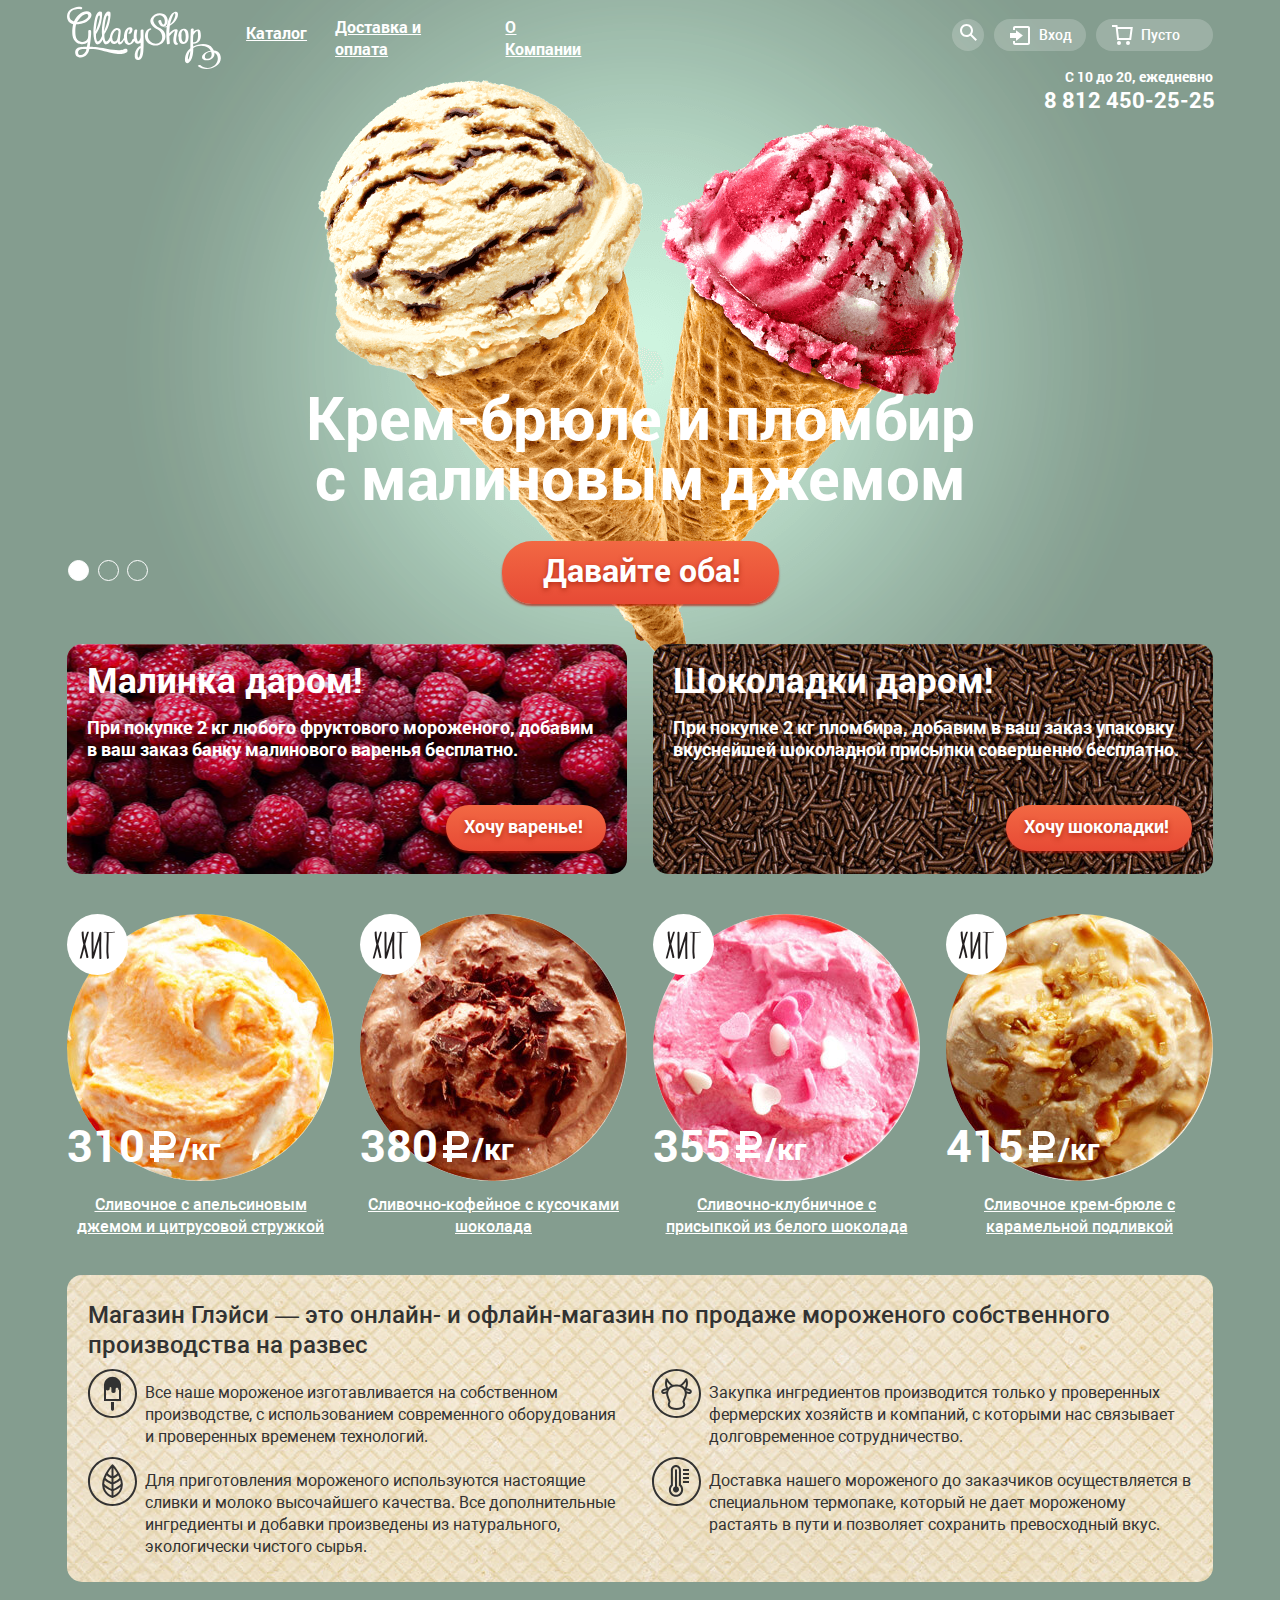
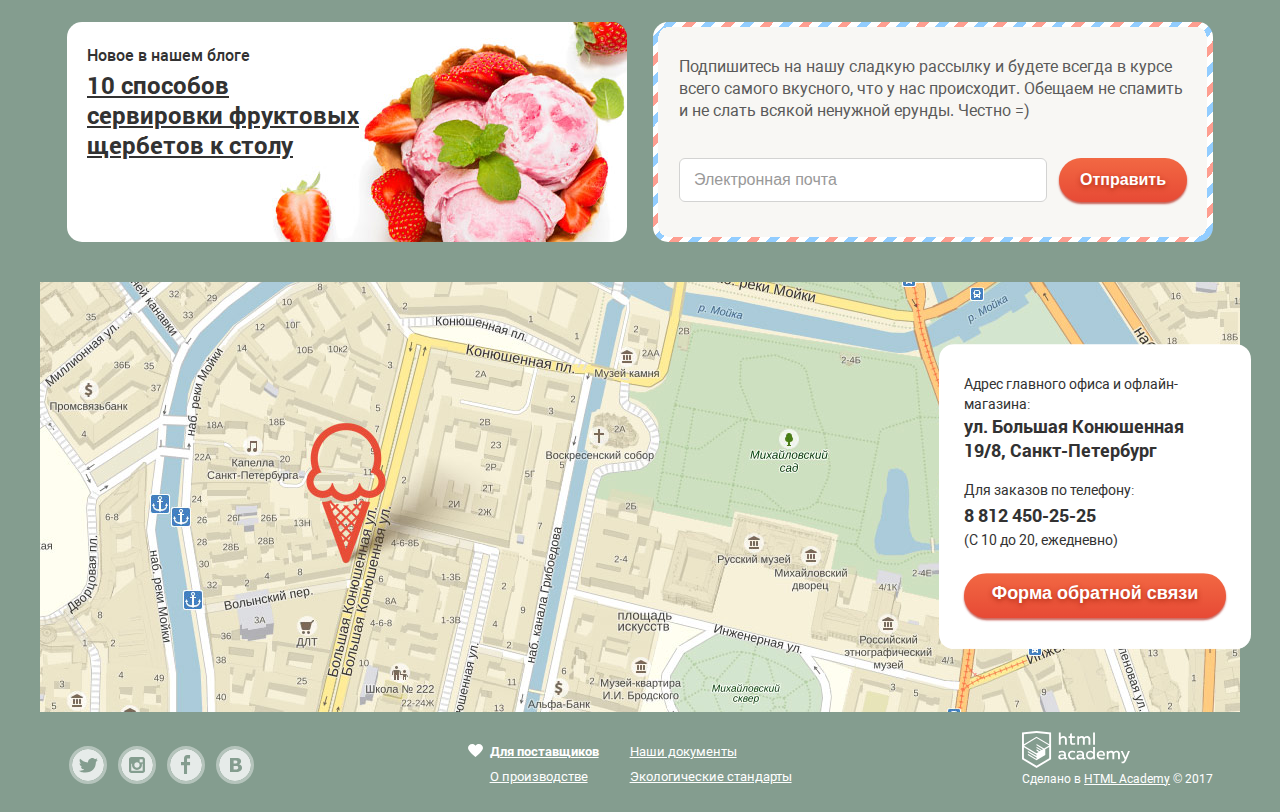
<file: index.html>
<!DOCTYPE html>
<html lang="ru">
	<head>
		<meta charset="utf-8">
		<title>HTML Academy: Глейси</title>
    <link rel="stylesheet" href="css/normalize.css">
    <link rel="stylesheet" href="css/styles.min.css">
	</head>
	<body>
    <!-- Переключатель слайдера (будет доработан) -->
    <!-- Лишние классы добавлены исключительно для критерия Д6 -->
    <input type="radio" name="slide-dot" class="visually-hidden slide-toggle-1" id="toggle-slide-1" checked>
    <input type="radio" name="slide-dot" class="visually-hidden slide-toggle-2" id="toggle-slide-2">
    <input type="radio" name="slide-dot" class="visually-hidden slide-toggle-3" id="toggle-slide-3">
    <!-- Обёртка для изменения цвета страницы-->
    <div class="wrapper">
		  <!-- Начало шапки сайта -->
  		<header class="page-header">
        <div class="container">
    			<h1 class="visually-hidden">Главная страница магазина «Глейси»</h1>
    			<!-- Основная навигация -->
          <div class="main-nav-wrapper">
            <img src="img/header-logo.svg" alt="Логотип магазина «Глейси»" class="header-logo" width="154" height="63">
      			<nav class="main-navigation">
      				<ul class="main-navigation-list">
      					<li class="topper topper-catalog" tabindex="0">
      						<a class="catalog-link" href="catalog.html">Каталог</a>
      						<ul class="drop-down-list">
      							<li><a class="drop-down-header" href="#">Новинки</a></li>
      							<li><a href="catalog.html">Сливочное</a></li>
      							<li><a href="#">Щербеты</a></li>
      							<li><a href="#">Фруктовый лёд</a></li>
      							<li><a href="#">Мелорин</a></li>
      						</ul>
      					</li>
      					<li class="topper"><a href="#">Доставка и оплата</a></li>
      					<li class="topper"><a href="#">О Компании</a></li>
      				</ul>
      				<!-- Пользовательская навигация -->
      				<ul class="side-navigation-list">
      					<!-- Поиск -->
                <li class="search">
                  <button type="button" aria-label="Кнопка поиска" class="search-icon-button">
                    <svg version="1.1" xmlns="http://www.w3.org/2000/svg" xmlns:xlink="http://www.w3.org/1999/xlink" x="0px" y="0px" width="17px"
                       height="17px" viewBox="0 0 17 17" enable-background="new 0 0 17 17" xml:space="preserve">
                      <path class="nav-icon" d="M16.958,15.527L11.75,10.32C12.533,9.247,13,7.93,13,6.5C13,2.91,10.09,0,6.5,0S0,2.91,0,6.5
                        S2.91,13,6.5,13c1.438,0,2.763-0.473,3.839-1.263l5.205,5.204L16.958,15.527z M6.5,11C4.019,11,2,8.981,2,6.5S4.019,2,6.5,2
                        S11,4.019,11,6.5S8.981,11,6.5,11z"/>
                    </svg>
                  </button>
                  <div class="search-form-wrapper">
                    <form class="search-form" action="https://echo.htmlacademy.ru" method="get">
                      <label class="visually-hidden" for="search-text-field">Поиск</label>
                      <input type="text" class="form-text-field" id="search-text-field" name="search-text" placeholder="Что ищем?">
                    </form>
                  </div>
                </li>
      					<!-- Форма логина -->
      					<li class="login">
      						<a href="#" class="login-link">
                  <svg version="1.1" xmlns="http://www.w3.org/2000/svg" xmlns:xlink="http://www.w3.org/1999/xlink" x="0px" y="0px"
                     width="21px" height="19px" viewBox="0 0 21 19" enable-background="new 0 0 21 19" xml:space="preserve">
                    <g>
                      <polygon class="nav-icon" points="6,14.875 12.917,9.5 6,4.125 6,7.042 -0.042,7.042 -0.042,11.959 6,11.959   "/>
                      <path class="nav-icon" d="M18,0H5C3.9,0,3,0.9,3,2v2h2V2h13v15H5v-2H3v2c0,1.1,0.9,2,2,2h13c1.1,0,2-0.9,2-2V2C20,0.9,19.1,0,18,0z"
                        />
                    </g>
                  </svg>
                  Вход
                  </a>
                  <div class="login-form-wrapper">
                    <form class="login-form" action="https://echo.htmlacademy.ru" method="post">
                      <label for="log-email" class="visually-hidden">Ваша электронная почта для логина</label>
                      <input type="email" class="form-text-field" id="log-email" name="email" placeholder="Электронная почта" required>

                      <label for="log-password" class="visually-hidden">Ваш пароль для логина</label>
                    	<input type="password" id="log-password" class="form-text-field" name="password" placeholder="Пароль" required>
                      <div class="button-and-link-wrapper">
                        <input class="button" type="submit" value="Войти">
                        <div class="login-form-link-wrapper">
                          <a class="login-form-link" href="#">Забыли пароль?</a>
                          <a class="login-form-link" href="#">Регистрация</a>
                        </div>
                      </div>
                    </form>
                  </div>
      					</li>
      					<!-- Корзина -->
      					<li class="cart-empty">
      						<a href="#" class="cart-link" aria-label="Корзина">
                    <svg version="1.1" xmlns="http://www.w3.org/2000/svg" xmlns:xlink="http://www.w3.org/1999/xlink" x="0px" y="0px"
                       width="21px" height="20px" viewBox="0 0 21 20" enable-background="new 0 0 21 20" xml:space="preserve">
                      <g>
                        <path class="nav-icon" d="M5.657,2.031L5.422,0H0v2h3.64l1.5,13h13.988l1.699-12.969H5.657z M17.372,13H6.922L5.888,4.031h12.66
                          L17.372,13z"/>
                        <circle class="nav-icon" cx="6.984" cy="18" r="2"/>
                        <circle class="nav-icon" cx="15.984" cy="18" r="2"/>
                      </g>
                    </svg>
                    Пусто
                  </a>
      					</li>
      				</ul>
      			</nav>
          </div>
    			<!-- Номер телефона -->
          <p class="phone-number">
            <b class="visually-hidden">Наш номер телефона:</b>
            С 10 до 20, ежедневно
            <span class="number-itself">8 812 450-25-25</span>
          </p>
        </div>
  		</header>
  		<!-- Конец шапки сайта -->
  		<!-- Начало основной части контента -->
  		<main>
        <!-- Слайдер -->
        <div class="container">
          <section class="slider">
            <ul class="slider-dots">
              <li>
                <label for="toggle-slide-1" class="slider-dot"></label>
              </li>

              <li>
                <label for="toggle-slide-2" class="slider-dot"></label>
              </li>

              <li>
                <label for="toggle-slide-3" class="slider-dot"></label>
              </li>

            </ul>

            <h2 class="visually-hidden">Слайдер главной страницы</h2>
            <div class="slide slide-1">
              <h3 class="visually-hidden">Первый слайд</h3>
              <b class="slide-description">Крем-брюле и пломбир с малиновым джемом</b>
              <a href="#" class="button">Давайте оба!</a>
            </div>
            <div class="slide slide-2">
              <h3 class="visually-hidden">Второй слайд</h3>
              <b class="slide-description">Шоколадный пломбир и лимонный сорбет</b>
              <a href="#" class="button">Давайте оба!</a>
            </div>
            <div class="slide slide-3">
              <h3 class="visually-hidden">Третий слайд</h3>
              <b class="slide-description">Пломбир с помадкой и клубничный щербет</b>
              <a href="#" class="button">Давайте оба!</a>
            </div>
          </section>
  			</div>
        <!-- Блок с промо-ниформацией -->
        <section class="promo-info">
          <h2 class="visually-hidden">У нас акция!</h2>
          <div class="container">
      			<section class="banner free-raspberries">
      				<h2 class="section-title">Малинка даром!</h2>
      				<p>При покупке 2 кг любого фруктового мороженого, добавим в ваш заказ банку малинового варенья бесплатно.</p>
      				<a href="#" class="button">Хочу варенье!</a>
      			</section>

      			<section class="banner free-chocolate">
      				<h2 class="section-title">Шоколадки даром!</h2>
      				<p>При покупке 2 кг пломбира, добавим в ваш заказ упаковку вкуснейшей шоколадной присыпки совершенно бесплатно.</p>
      				<a href="#" class="button">Хочу шоколадки!</a>
      			</section>
          </div>
        </section>
  			<!-- Блок популярных товаров -->
        <div class="container">
    			<section class="popular-items">
    				<h2 class="visually-hidden">Популярные товары</h2>
    				<ul class="popular-items-list items-list">
    					<li>
                <a class="item-wrapper" href="#">
                  <div class="image-wrapper-relative">
      						  <img width="267" height="267" src="img/icecreams/icecream-1.jpg" alt="Фото сливочного мороженого с апельсиновым джемом и цитрусовой стружкой">
                    <p class="price">310<span class="weight">/кг</span></p>
                  </div>

      						<p class="icecream-name">Сливочное с апельсиновым джемом и цитрусовой стружкой</p>
                  <span class="button">Быстрый просмотр</span>
                </a>
    					</li>
    					<li>
                <a class="item-wrapper" href="#">
                  <div class="image-wrapper-relative">
      						  <img width="267" height="267" src="img/icecreams/icecream-2.jpg" alt="Фото сливочного мороженого с кусочками шоколада">
                    <p class="price">380<span class="weight">/кг</span></p>
                  </div>

      						<p class="icecream-name">Сливочно-кофейное с кусочками шоколада</p>
                  <span class="button">Быстрый просмотр</span>
                </a>
    					</li>
    					<li>
                <a class="item-wrapper" href="#">
                  <div class="image-wrapper-relative">
      						  <img width="267" height="267" src="img/icecreams/icecream-3.jpg" alt="Фото сливочно-клубничного мороженого с присыпкой из белого шоколада">
                    <p class="price">355<span class="weight">/кг</span></p>
                  </div>

      						<p class="icecream-name">Сливочно-клубничное с присыпкой из белого шоколада</p>
                  <span class="button">Быстрый просмотр</span>
                </a>
    					</li>
    					<li>
                <a class="item-wrapper" href="#">
                  <div class="image-wrapper-relative">
      						  <img width="267" height="267" src="img/icecreams/icecream-4.jpg" alt="Фото сливочного крем-брюле с карамельной подливкой">
                    <p class="price">415<span class="weight">/кг</span></p>
                  </div>

      						<p class="icecream-name">Сливочное крем-брюле с карамельной подливкой</p>
                  <span class="button">Быстрый просмотр</span>
                </a>
    					</li>
    				</ul>
    			</section>
        </div>
  			<!-- Блок преимуществ -->
        <div class="container">
    			<section class="features">
    				<h2 class="visually-hidden">Наши преимущества</h2>
    				<b class="shop-description">Магазин Глэйси — это онлайн- и офлайн-магазин по продаже мороженого собственного производства на развес</b>
    				<ul class="features-list">
    					<li class="feature-item">
    						<p class="icecream-feature">
                  <span class="feature-text">Все наше мороженое изготавливается на собственном производстве, с использованием современного оборудования и проверенных временем технологий.</span>
                </p>
    					</li>
    					<li class="feature-item">
    						<p class="cow-feature">
                  <span class="feature-text">Закупка ингредиентов  производится только у проверенных фермерских хозяйств и компаний, с которыми нас связывает долговременное сотрудничество.</span>
                </p>
    					</li>
    					<li class="feature-item">
    						<p class="leaf-feature">
                  <span class="feature-text">Для приготовления мороженого используются настоящие сливки и молоко высочайшего качества. Все дополнительные ингредиенты и добавки произведены из натурального, экологически чистого сырья.</span>
                </p>
    					</li>
    					<li class="feature-item">
    						<p class="thermometer-feature">
                  <span class="feature-text">Доставка нашего мороженого до заказчиков осуществляется в специальном термопаке, который не дает мороженому растаять в пути и позволяет сохранить превосходный вкус.</span>
                  </p>
    					</li>
    				</ul>
    			</section>
        </div>

        <div class="article-dispath-wrapper">
          <div class="container">

            <!-- Статья -->

      			<article class="serving-ways-article">
      				<h2 class="blog-title">Новое в нашем блоге</h2>
      				<a href="#" class="article-title">10 способов сервировки фруктовых щербетов к столу</a>
      			</article>

      			<!-- Рассылка -->

      			<section class="dispath">
      				<h2 class="visually-hidden">Подписка на рассылку</h2>
      				<p class="dispath-description">Подпишитесь на нашу сладкую рассылку и будете всегда в курсе всего самого вкусного, что у нас происходит. Обещаем не спамить и не слать всякой ненужной ерунды. Честно =)</p>
      				<form action="https://echo.htmlacademy.ru" class="dispath-form" method="post">
      					<input type="email" class="form-text-field" name="dispath-email" placeholder="Электронная почта">
      					<input class="button" type="submit" value="Отправить">
      				</form>
      			</section>
          </div>
  			</div>
        <!-- Карта -->
  			<section class="map">
  				<h2 class="visually-hidden">Как нас найти?</h2>
  				<!-- Здесь будет карта -->
          <iframe class="map-frame" src="https://www.google.com/maps/embed?pb=!1m18!1m12!1m3!1d1998.5991043651568!2d30.32089461614341!3d59.938794181876276!2m3!1f0!2f0!3f0!3m2!1i1024!2i768!4f13.1!3m3!1m2!1s0x4696310fca5ba729%3A0xea9c53d4493c879f!2z0JHQvtC70YzRiNCw0Y8g0JrQvtC90Y7RiNC10L3QvdCw0Y8g0YPQuy4sIDE5LCDQodCw0L3QutGCLdCf0LXRgtC10YDQsdGD0YDQsywgMTkxMTg2!5e0!3m2!1sru!2sru!4v1512221379646" allowfullscreen></iframe>
  				<section class="adress-descr">
  					<h2 class="visually-hidden">Наши контакты</h2>
  					<p class="adress">
  						Адрес главного офиса и офлайн-магазина:
  						<span>
  							ул. Большая Конюшенная
  							19/8, Санкт-Петербург
  						</span>
  					</p>
  					<p class="phone-order">
  						Для заказов по телефону:
  						<span class="phone-number map-number">8 812 450-25-25</span>
  						(С 10 до 20, ежедневно)
  					</p>
            <button type="button" class="button popup-form-button">Форма обратной связи</button>
  				</section>
  			</section>
  		</main>
  		<!-- Конец основной части контента -->
  		<!-- Начало подвала сайта -->
  		<footer class="page-footer">
  			<!-- Социальный блок -->
        <div class="container">
          <h3 class="visually-hidden">Список социальных ссылок</h3>
    			<ul class="social-list">
    				<li>
              <a href="#" class="tw" aria-label="Твиттер">
                <svg class="social-icon" version="1.1" xmlns="http://www.w3.org/2000/svg" xmlns:xlink="http://www.w3.org/1999/xlink" x="0px" y="0px" width="32px"
                 height="32px" viewBox="0 0 32 32" enable-background="new 0 0 32 32" xml:space="preserve">
                  <g>
                    <path class="social-icon-fill" d="M16,0C7.164,0,0,7.164,0,16c0,8.837,7.164,16,16,16c8.837,0,16-7.163,16-16C32,7.164,24.837,0,16,0z
                       M23.944,12.809c-0.251,6.516-3.463,10.832-10.992,10.702c-0.14,0-0.205,0-0.233,0c-0.015,0-0.021,0-0.021,0
                      c-0.029,0-0.094,0-0.232,0c-0.447,0-4.543-0.443-5.344-1.823c2.479,0.19,4.247-0.406,5.12-1.136
                      c-1.048-0.289-2.923-0.461-3.251-2.848c0.384,0.104,0.618,0.221,1.299,0.113c-1.307-0.824-2.758-1.519-2.679-3.643
                      c0.311,0.317,1.164,0.518,1.46,0.457c-0.768-0.233-2.149-3.244-0.974-4.781c1.984,1.79,4.075,3.482,7.804,3.643
                      c0.227-2.214,1.24-3.699,3.168-4.325c1.84-0.479,3.255,0.26,3.901,1.138c0.737-0.224,1.453-0.466,2.193-0.685
                      c-0.004,0.833-0.569,1.463-0.935,1.709c0.747,0.165,1.423-0.475,1.423-0.475C25.467,11.818,24.557,12.58,23.944,12.809z"/>
                  </g>
                </svg>
              </a>
            </li>

    				<li>
              <a href="#" class="in" aria-label="Инстаграм">
                <svg class="social-icon" version="1.1" xmlns="http://www.w3.org/2000/svg" xmlns:xlink="http://www.w3.org/1999/xlink" x="0px" y="0px"
                   width="32px" height="32px" viewBox="0 0 32 32" enable-background="new 0 0 32 32" xml:space="preserve">
                  <g>
                    <path class="social-icon-fill" d="M20.916,16c0,2.728-2.211,4.938-4.938,4.938S11.039,18.728,11.039,16c0-0.394,0.051-0.773,0.138-1.14
                      h-0.897v6.838h11.396V14.86h-0.897C20.865,15.227,20.916,15.606,20.916,16z"/>
                    <path class="social-icon-fill" d="M15.978,18.659c1.466,0,2.659-1.193,2.659-2.659s-1.193-2.659-2.659-2.659
                      c-1.466,0-2.659,1.193-2.659,2.659S14.511,18.659,15.978,18.659z"/>
                    <rect x="18.637" y="10.302" class="social-icon-fill" width="3.039" height="3.039"/>
                    <path class="social-icon-fill" d="M16,0C7.164,0,0,7.164,0,16c0,8.837,7.164,16,16,16c8.837,0,16-7.163,16-16C32,7.164,24.837,0,16,0z
                       M23.955,21.698c0,1.254-1.025,2.279-2.279,2.279H10.279C9.026,23.978,8,22.952,8,21.698V10.302c0-1.253,1.026-2.279,2.279-2.279
                      h11.396c1.254,0,2.279,1.026,2.279,2.279V21.698z"/>
                  </g>
                </svg>
              </a>
            </li>

            <li>
              <a href="#" class="fb" aria-label="Фейсбук">
                <svg class="social-icon" version="1.1" xmlns="http://www.w3.org/2000/svg" xmlns:xlink="http://www.w3.org/1999/xlink" x="0px" y="0px"
                   width="32px" height="32px" viewBox="0 0 32 32" enable-background="new 0 0 32 32" xml:space="preserve">
                  <path class="social-icon-fill" d="M16,0C7.164,0,0,7.163,0,16s7.164,16,16,16c8.837,0,16-7.164,16-16S24.837,0,16,0z M20.062,9.455h-3.021
                    v3.444h3.021v3.445h-3.021v8.61h-3.021v-8.61H11v-3.445h3.021V9.455c0-1.902,1.353-3.445,3.021-3.445h3.021V9.455z"/>
                </svg>
              </a>
            </li>

            <li>
              <a href="#" class="vk" aria-label="Вконтакте">
                <svg class="social-icon" version="1.1" xmlns="http://www.w3.org/2000/svg" xmlns:xlink="http://www.w3.org/1999/xlink" x="0px" y="0px"
                   width="32px" height="32px" viewBox="0 0 32 32" enable-background="new 0 0 32 32" xml:space="preserve">
                  <g>
                    <path class="social-icon-fill" d="M16.637,14.495c0.402-0.019,0.719-0.082,0.951-0.188c0.326-0.145,0.54-0.33,0.641-0.559
                      c0.101-0.229,0.15-0.496,0.15-0.797c0-0.232-0.058-0.465-0.174-0.697c-0.116-0.232-0.322-0.405-0.617-0.517
                      c-0.264-0.1-0.592-0.155-0.984-0.165c-0.392-0.009-0.943-0.014-1.652-0.014h-0.339v2.965h0.565
                      C15.749,14.523,16.235,14.514,16.637,14.495z"/>
                    <path class="social-icon-fill" d="M18.118,17.084c-0.282-0.081-0.672-0.125-1.166-0.132c-0.494-0.006-1.012-0.009-1.55-0.009h-0.79v3.493
                      h0.264c1.014,0,1.74-0.003,2.18-0.009c0.438-0.007,0.843-0.088,1.212-0.245c0.377-0.157,0.633-0.364,0.774-0.625
                      s0.214-0.562,0.214-0.9c0-0.446-0.088-0.788-0.261-1.03C18.825,17.386,18.531,17.204,18.118,17.084z"/>
                    <path class="social-icon-fill" d="M16,0C7.164,0,0,7.164,0,16c0,8.837,7.164,16,16,16c8.837,0,16-7.163,16-16C32,7.164,24.837,0,16,0z
                       M22.602,20.531c-0.273,0.533-0.646,0.976-1.124,1.327c-0.552,0.415-1.161,0.71-1.823,0.886s-1.501,0.264-2.519,0.264h-6.121V8.987
                      h5.443c1.13,0,1.957,0.038,2.48,0.113c0.524,0.076,1.045,0.242,1.561,0.5c0.533,0.27,0.929,0.632,1.189,1.087
                      c0.26,0.455,0.392,0.975,0.392,1.558c0,0.678-0.179,1.278-0.536,1.795c-0.358,0.518-0.863,0.92-1.517,1.208v0.075
                      c0.917,0.182,1.642,0.559,2.179,1.13c0.537,0.571,0.807,1.325,0.807,2.261C23.013,19.392,22.875,19.997,22.602,20.531z"/>
                  </g>
                </svg>
              </a>
            </li>
    			</ul>
    			<!-- Блок для поставщиков -->
          <h3 class="visually-hidden">Для поставщиков</h3>
    			<ul class="for-providers-list">
    				<li><a class="for-providers-link" href="#">Для поставщиков</a></li>
    				<li><a href="#">О производстве</a></li>
            <li><a href="#">Наши документы</a></li>
    				<li><a href="#">Экологические стандарты</a></li>
    			</ul>
    			<!-- Копирайт -->
    			<div class="copyright-wrapper">
    				<h3 class="visually-hidden">Копирайт</h3>
            <a href="https://htmlacademy.ru/intensive/htmlcss"><img src="img/logo-htmlacademy.svg" width="108" height="39" alt="Логотип Html Academy"></a>
    				<span class="copyright-text">Сделано в <a href="https://htmlacademy.ru/intensive/htmlcss">HTML Academy</a> © 2017</span>
    			</div>
        </div>
  		</footer>
  		<!-- Конец подвала сайта -->
  		<!-- Разметка попапа -->
      <div class="backdrop-shadow"></div>
  		<section class="popup feedback-form-wrapper visually-hidden">
        <h2 class="visually-hidden">Форма обратной связи</h2>
  			<b>Мы обязательно вам ответим!</b>
  			<form class="feedback-form" action="https://echo.htmlacademy.ru" method="post">
          <label for="form-fullname" class="visually-hidden">Ваше имя:</label>
  				<input type="text" class="feedback-input form-text-field" id="form-fullname" name="fullname" placeholder="Как вас зовут?">

          <label for="form-email" class="visually-hidden">Ваша электронная почта:</label>
  				<input type="email" class="feedback-input form-text-field" name="email" id="form-email" placeholder="Ваша почта для ответа?">

          <label for="form-text" class="visually-hidden">Ваше сообщение:</label>
  				<textarea name="feedback-text" class="form-text-field" id="form-text" placeholder="Напишите что-нибудь..."></textarea>
  				<input type="submit" class="button" value="Отправить">
  			  <button type="button" class="popup-close">Закрыть</button>
        </form>
  		</section>
    </div>
    <script src="js/script.min.js"></script>
	</body>
</html>
</file>
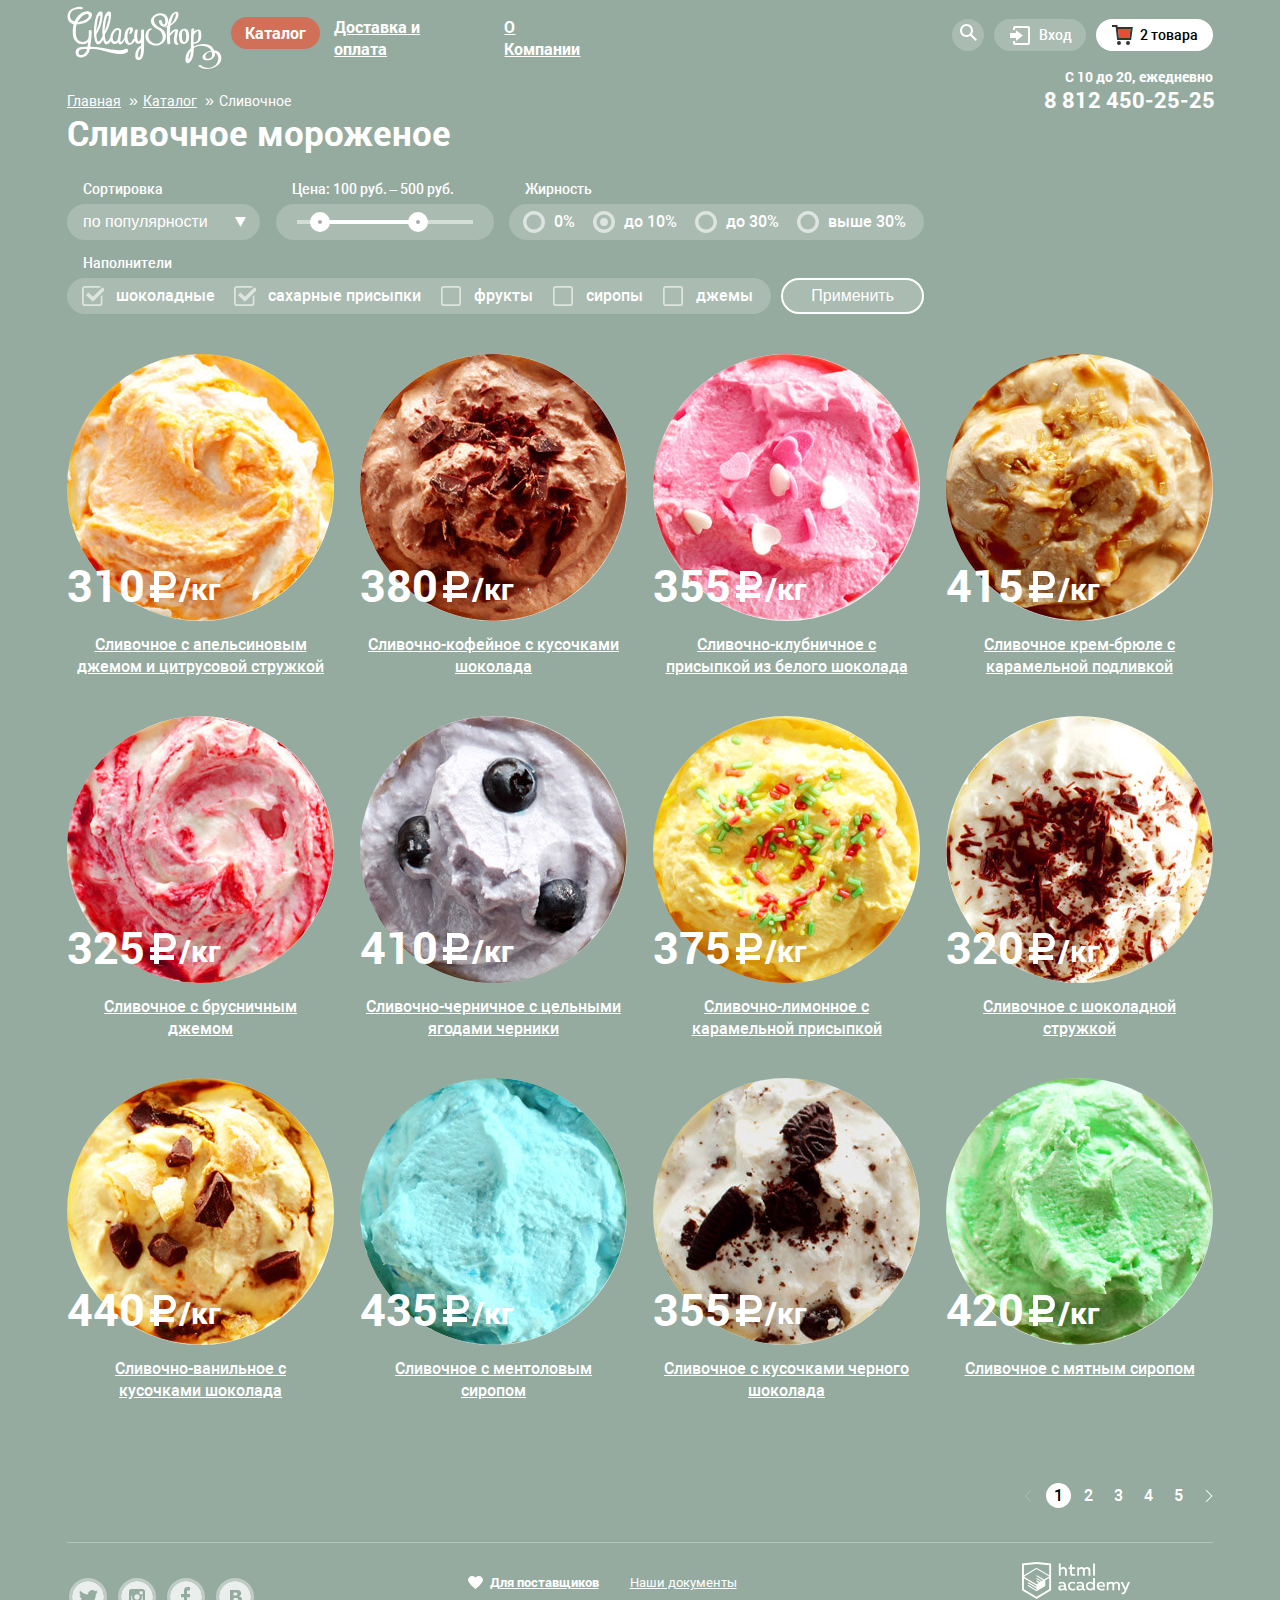
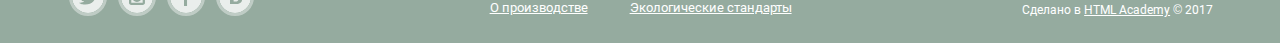
<file: catalog.html>
<!DOCTYPE html>
<html lang="ru">
  <head>
    <meta charset="utf-8">
    <title>HTML Academy: Глейси</title>
    <link rel="stylesheet" href="css/normalize.css">
    <link rel="stylesheet" href="css/styles.min.css">
  </head>
  <body class="catalog-body">
    <!-- Начало шапки сайта -->
    <header class="page-header catalog-header">
      <div class="container">
        <!-- Основная навигация -->
        <div class="main-nav-wrapper">
          <a href="index.html">
            <img src="img/header-logo.svg" alt="Логотип магазина «Глейси»" class="header-logo" width="154" height="63">
          </a>
          <nav class="main-navigation">
            <ul class="main-navigation-list">
              <li class="topper topper-catalog">
                <a class="main-nav-current" href="catalog.html">Каталог</a>
                <ul class="drop-down-list">
                  <li class="drop-down-header"><a href="#">Новинки</a></li>
                  <li class="current-pos"><a href="catalog.html">Сливочное</a></li>
                  <li><a href="#">Щербеты</a></li>
                  <li><a href="#">Фруктовый лёд</a></li>
                  <li><a href="#">Мелорин</a></li>
                </ul>
              </li>
              <li class="topper"><a href="#">Доставка и оплата</a></li>
              <li class="topper"><a href="#">О Компании</a></li>
            </ul>
            <!-- Пользовательская навигация -->
            <ul class="side-navigation-list">
              <!-- Поиск -->
              <li class="search">
                <button type="button" aria-label="Кнопка поиска" class="search-icon-button">
                  <svg version="1.1" xmlns="http://www.w3.org/2000/svg" xmlns:xlink="http://www.w3.org/1999/xlink" x="0px" y="0px" width="17px"
                     height="17px" viewBox="0 0 17 17" enable-background="new 0 0 17 17" xml:space="preserve">
                    <path class="nav-icon" d="M16.958,15.527L11.75,10.32C12.533,9.247,13,7.93,13,6.5C13,2.91,10.09,0,6.5,0S0,2.91,0,6.5
                      S2.91,13,6.5,13c1.438,0,2.763-0.473,3.839-1.263l5.205,5.204L16.958,15.527z M6.5,11C4.019,11,2,8.981,2,6.5S4.019,2,6.5,2
                      S11,4.019,11,6.5S8.981,11,6.5,11z"/>
                  </svg>
                </button>
                <div class="search-form-wrapper">
                  <form class="search-form" action="https://echo.htmlacademy.ru" method="get">
                    <label class="visually-hidden" for="search-text-field">Поиск</label>
                    <input type="text"  id="search-text-field" class="form-text-field" name="search-text" placeholder="Что ищем?">
                  </form>
                </div>
              </li>
              <!-- Форма логина -->
              <li class="login">
                <a href="#" class="login-link">
                <svg version="1.1" xmlns="http://www.w3.org/2000/svg" xmlns:xlink="http://www.w3.org/1999/xlink" x="0px" y="0px"
                   width="21px" height="19px" viewBox="0 0 21 19" enable-background="new 0 0 21 19" xml:space="preserve">
                  <g>
                    <polygon class="nav-icon" points="6,14.875 12.917,9.5 6,4.125 6,7.042 -0.042,7.042 -0.042,11.959 6,11.959   "/>
                    <path class="nav-icon" d="M18,0H5C3.9,0,3,0.9,3,2v2h2V2h13v15H5v-2H3v2c0,1.1,0.9,2,2,2h13c1.1,0,2-0.9,2-2V2C20,0.9,19.1,0,18,0z"
                      />
                  </g>
                </svg>
                Вход
                </a>
                <div class="login-form-wrapper">
                  <form class="login-form" action="https://echo.htmlacademy.ru" method="post">
                    <label for="log-email" class="visually-hidden">Ваша электронная почта для логина</label>
                    <input type="email" class="form-text-field" id="log-email" name="email" placeholder="Электронная почта">

                    <label for="log-password"  class="visually-hidden">Ваш пароль для логина</label>
                    <input type="password" class="form-text-field" id="log-password" name="password" placeholder="Пароль">
                    <div class="button-and-link-wrapper">
                      <input class="button" type="submit" value="Войти">
                      <div class="login-form-link-wrapper">
                        <a class="login-form-link" href="#">Забыли пароль?</a>
                        <a class="login-form-link" href="#">Регистрация</a>
                      </div>
                    </div>
                  </form>
                </div>
              </li>
              <!-- Корзина -->
              <li class="cart">
                <a href="#" class="cart-link" aria-label="Корзина">2 товара</a>
                <section class="cart-wrapper">
                  <h2 class="visually-hidden">В вашей корзине есть:</h2>
                  <div class="cart-item-description">
                    <div class="cart-item-wrapper orange-jam">
                      <button type="button" class="delete-item-button" aria-label="Удалить."></button>

                      <img class="table-image" src="img/min-icecreams/icecream-1.min.jpg" width="33" height="33" alt="Пломбир с апельсиновым джемом">

                      <span class="table-item-name">Пломбир с апельсиновым джемом</span>

                      <p class="table-item-weight">1,5 кг х <span class="cart-item-price">200 руб.</span></p>

                      <span class="table-item-price">300 руб.</span>
                    </div>

                    <div class="cart-item-wrapper strawberry-white-chocolate">
                      <button type="button" class="delete-item-button" aria-label="Удалить."></button>

                      <img class="table-image" src="img/min-icecreams/icecream-3.min.jpg" width="33" height="33" alt="Клубничный пломбир">

                      <span class="table-item-name">Клубничный пломбир с присыпкой из белого шоколада</span>

                      <p class="table-item-weight">1,5 кг х <span class="cart-item-price">300 руб.</span></p>

                      <span class="table-item-price">450 руб.</span>
                    </div>

                  </div>
                  <hr class="cart-underline">
                  <span class="cart-price">Итого: 750 руб.</span>
                  <a href="#" class="button">Оформить заказ</a>
                </section>
              </li>
            </ul>
          </nav>
        </div>
        <!-- Навигация по сайту -->
        <ul class="breadcrumbs" aria-label="Навигация по сайту">
          <li><a class="crumb" href="index.html">Главная</a></li>
          <li><a class="crumb" href="#">Каталог</a></li>
          <li class="breadcrumps-current"><span>Сливочное</span></li>
        </ul>
        <!-- Номер телефона -->
        <p class="phone-number">
          <b class="visually-hidden">Наш номер телефона:</b>
          С 10 до 20, ежедневно
          <span class="number-itself">8 812 450-25-25</span>
        </p>
      </div>
    </header>
    <!-- Конец шапки сайта -->
    <!-- Начало основной части контента -->
    <main>
      <div class="container">
        <h1 class="catalog-title">Сливочное мороженое</h1>
        <!-- Фильтры -->
        <section class="filters">
          <h2 class="visually-hidden">Фильтры мороженого</h2>
          <!-- Форма фильтров -->
          <form class="sorting-form" action="https://echo.htmlacademy.ru" method="get">
            <!-- Сортировка -->
            <div class="selection-drop-wrapper">
              <label for="selection-drop">Сортировка</label>
              <select id="selection-drop" class="selection" name="sort">
                <option value="by-popularity">по популярности</option>
                <option value="cheap-first">сначала недорогие</option>
                <option value="expensive-first">сначала дорогие</option>
                <option value="by-fat-content">по жирности</option>
              </select>
            </div>
            <!-- Бегунок по цене -->
            <div class="radio-wrapper">
              <label>Цена: 100 руб. – 500 руб.</label>
              <div class="radio-substrate">
                <div class="main-line">
                  <div class="selected-line">
                    <div class="left-slider"></div>
                    <div class="right-slider"></div>
                  </div>
                </div>
              </div>
            </div>
            <!-- Выбор жирности -->
            <div class="sort-fat-wrapper">
              <h3>Жирность</h3>

              <div class="sort-field fat">
                <label>
                  <input class="visually-hidden" type="radio" name="fat-content" value="0">
                  <span>0%</span>
                </label>
                <label>
                  <input class="visually-hidden" type="radio" name="fat-content" value="10" checked>
                  <span>до 10%</span>
                </label>
                <label>
                  <input class="visually-hidden" type="radio" name="fat-content" value="30">
                  <span>до 30%</span>
                </label>
                <label>
                  <input class="visually-hidden" type="radio" name="fat-content" value="30+">
                  <span>выше 30%</span>
                </label>
              </div>

            </div>
              <!-- Выбор наполнителей -->
            <div class="sort-stuffing-wrapper">
              <h3>Наполнители</h3>

              <div class="sort-field stuffing">
                <label>
                  <input class="visually-hidden" type="checkbox" name="chocolate" checked>
                  <span>шоколадные</span>
                </label>
                <label>
                  <input class="visually-hidden" type="checkbox" name="sugar" checked>
                  <span>cахарные присыпки</span>
                </label>
                <label>
                  <input class="visually-hidden" type="checkbox" name="fruits">
                  <span>фрукты</span>
                </label>
                <label>
                  <input class="visually-hidden" type="checkbox" name="syrups">
                  <span>cиропы</span>
                </label>
                <label>
                  <input class="visually-hidden" type="checkbox" name="jams">
                  <span>джемы</span>
                </label>
              </div>
            </div>

            <!-- Кнопка отправки формы -->
            <input type="submit" value="Применить" aria-label="Кнопка отправки формы" class="filter-submit">
          </form>
        </section>
      </div>
      <!-- Список товаров -->
      <section class="items">
        <h2 class="visually-hidden">Ассортимент мороженого</h2>
        <!-- Список с ассортиментом -->
        <div class="container">
          <ul class="items-list">
            <li>
              <a href="#" class="item-wrapper">
                <div class="image-wrapper-relative">
                  <img width="267" height="267" src="img/icecreams/icecream-1.jpg" alt="">
                  <p class="price">310<span class="weight">/кг</span></p>
                </div>

                <p class="icecream-name">Сливочное с апельсиновым джемом и цитрусовой стружкой</p>
                <span class="button">Быстрый просмотр</span>
              </a>
            </li>
            <li>
              <a href="#" class="item-wrapper">
                <div class="image-wrapper-relative">
                  <img width="267" height="267" src="img/icecreams/icecream-2.jpg" alt="">
                  <p class="price">380<span class="weight">/кг</span></p>
                </div>

                <p class="icecream-name">Сливочно-кофейное с кусочками шоколада</p>
                <span class="button">Быстрый просмотр</span>
              </a>
            </li>
            <li>
              <a href="#" class="item-wrapper">
                <div class="image-wrapper-relative">
                  <img width="267" height="267" src="img/icecreams/icecream-3.jpg" alt="">
                  <p class="price">355<span class="weight">/кг</span></p>
                </div>

                <p class="icecream-name">Сливочно-клубничное с присыпкой из белого шоколада</p>
                <span class="button">Быстрый просмотр</span>
              </a>
            </li>
            <li>
              <a href="#" class="item-wrapper">
                <div class="image-wrapper-relative">
                  <img width="267" height="267" src="img/icecreams/icecream-4.jpg" alt="">
                  <p class="price">415<span class="weight">/кг</span></p>
                </div>

                <p class="icecream-name">Сливочное крем-брюле с карамельной подливкой</p>
                <span class="button">Быстрый просмотр</span>
              </a>
            </li>
            <li>
              <a href="#" class="item-wrapper">
                <div class="image-wrapper-relative">
                  <img width="267" height="267" src="img/icecreams/icecream-5.jpg" alt="">
                  <p class="price">325<span class="weight">/кг</span></p>
                </div>

                <p class="icecream-name">Сливочное с брусничным джемом</p>
                <span class="button">Быстрый просмотр</span>
              </a>
            </li>
            <li>
              <a href="#" class="item-wrapper">
                <div class="image-wrapper-relative">
                  <img width="267" height="267" src="img/icecreams/icecream-6.jpg" alt="">
                  <p class="price">410<span class="weight">/кг</span></p>
                </div>

                <p class="icecream-name">Сливочно-черничное с цельными ягодами черники</p>
                <span class="button">Быстрый просмотр</span>
              </a>
            </li>
            <li>
              <a href="#" class="item-wrapper">
                <div class="image-wrapper-relative">
                  <img width="267" height="267" src="img/icecreams/icecream-7.jpg" alt="">
                  <p class="price">375<span class="weight">/кг</span></p>
                </div>

                <p class="icecream-name">Сливочно-лимонное с карамельной присыпкой</p>
                <span class="button">Быстрый просмотр</span>
              </a>
            </li>
            <li>
              <a href="#" class="item-wrapper">
                <div class="image-wrapper-relative">
                  <img width="267" height="267" src="img/icecreams/icecream-8.jpg" alt="">
                  <p class="price">320<span class="weight">/кг</span></p>
                </div>

                <p class="icecream-name">Сливочное с шоколадной стружкой</p>
                <span class="button">Быстрый просмотр</span>
              </a>
            </li>
            <li>
              <a href="#" class="item-wrapper">
                <div class="image-wrapper-relative">
                  <img width="267" height="267" src="img/icecreams/icecream-9.jpg" alt="">
                  <p class="price">440<span class="weight">/кг</span></p>
                </div>

                <p class="icecream-name">Сливочно-ванильное с кусочками шоколада</p>
                <span class="button">Быстрый просмотр</span>
              </a>
            </li>
            <li>
              <a href="#" class="item-wrapper">
                <div class="image-wrapper-relative">
                  <img width="267" height="267" src="img/icecreams/icecream-10.jpg" alt="">
                  <p class="price">435<span class="weight">/кг</span></p>
                </div>

                <p class="icecream-name">Сливочноe с ментоловым сиропом</p>
                <span class="button">Быстрый просмотр</span>
              </a>
            </li>
            <li>
              <a href="#" class="item-wrapper">
                <div class="image-wrapper-relative">
                  <img width="267" height="267" src="img/icecreams/icecream-11.jpg" alt="">
                  <p class="price">355<span class="weight">/кг</span></p>
                </div>

                <p class="icecream-name">Сливочное с кусочками черного шоколада</p>
                <span class="button">Быстрый просмотр</span>
              </a>
            </li>
            <li>
              <a href="#" class="item-wrapper">
                <div class="image-wrapper-relative">
                  <img width="267" height="267" src="img/icecreams/icecream-12.jpg" alt="">
                  <p class="price">420<span class="weight">/кг</span></p>
                </div>

                <p class="icecream-name">Сливочное с мятным сиропом</p>
                <span class="button">Быстрый просмотр</span>
              </a>
            </li>
          </ul>
          <!-- Пагинация -->
          <ul class="pagination" aria-label="Переключение страниц с мороженым">
            <li class="crazy-thing pagination-arrow-deadend pagination-prev">
            </li>
            <li class="pagination-item pagination-item-current"><a href="#">1</a></li>
            <li class="pagination-item"><a href="#">2</a></li>
            <li class="pagination-item"><a href="#">3</a></li>
            <li class="pagination-item"><a href="#">4</a></li>
            <li class="pagination-item"><a href="#">5</a></li>
            <li class="pagination-next"><a href="#"></a></li>
          </ul>
          </div>
      </section>
    </main>
    <!-- Конец основной чсти контента -->
    <!-- Начало подвала -->
    <footer class="page-footer catalog-footer">

      <div class="container">
        <h3 class="visually-hidden">Список социальных ссылок</h3>
        <!-- Социальный блок -->
        <ul class="social-list">
          <li>
            <a href="#" class="tw" aria-label="Твиттер">
              <svg class="social-icon" version="1.1" xmlns="http://www.w3.org/2000/svg" xmlns:xlink="http://www.w3.org/1999/xlink" x="0px" y="0px" width="32px"
               height="32px" viewBox="0 0 32 32" enable-background="new 0 0 32 32" xml:space="preserve">
                <g>
                  <path class="social-icon-fill" d="M16,0C7.164,0,0,7.164,0,16c0,8.837,7.164,16,16,16c8.837,0,16-7.163,16-16C32,7.164,24.837,0,16,0z
                     M23.944,12.809c-0.251,6.516-3.463,10.832-10.992,10.702c-0.14,0-0.205,0-0.233,0c-0.015,0-0.021,0-0.021,0
                    c-0.029,0-0.094,0-0.232,0c-0.447,0-4.543-0.443-5.344-1.823c2.479,0.19,4.247-0.406,5.12-1.136
                    c-1.048-0.289-2.923-0.461-3.251-2.848c0.384,0.104,0.618,0.221,1.299,0.113c-1.307-0.824-2.758-1.519-2.679-3.643
                    c0.311,0.317,1.164,0.518,1.46,0.457c-0.768-0.233-2.149-3.244-0.974-4.781c1.984,1.79,4.075,3.482,7.804,3.643
                    c0.227-2.214,1.24-3.699,3.168-4.325c1.84-0.479,3.255,0.26,3.901,1.138c0.737-0.224,1.453-0.466,2.193-0.685
                    c-0.004,0.833-0.569,1.463-0.935,1.709c0.747,0.165,1.423-0.475,1.423-0.475C25.467,11.818,24.557,12.58,23.944,12.809z"/>
                </g>
              </svg>
            </a>
          </li>

          <li>
            <a href="#" class="in" aria-label="Инстаграм">
              <svg class="social-icon" version="1.1" xmlns="http://www.w3.org/2000/svg" xmlns:xlink="http://www.w3.org/1999/xlink" x="0px" y="0px"
                 width="32px" height="32px" viewBox="0 0 32 32" enable-background="new 0 0 32 32" xml:space="preserve">
                <g>
                  <path class="social-icon-fill" d="M20.916,16c0,2.728-2.211,4.938-4.938,4.938S11.039,18.728,11.039,16c0-0.394,0.051-0.773,0.138-1.14
                    h-0.897v6.838h11.396V14.86h-0.897C20.865,15.227,20.916,15.606,20.916,16z"/>
                  <path class="social-icon-fill" d="M15.978,18.659c1.466,0,2.659-1.193,2.659-2.659s-1.193-2.659-2.659-2.659
                    c-1.466,0-2.659,1.193-2.659,2.659S14.511,18.659,15.978,18.659z"/>
                  <rect x="18.637" y="10.302" class="social-icon-fill" width="3.039" height="3.039"/>
                  <path class="social-icon-fill" d="M16,0C7.164,0,0,7.164,0,16c0,8.837,7.164,16,16,16c8.837,0,16-7.163,16-16C32,7.164,24.837,0,16,0z
                     M23.955,21.698c0,1.254-1.025,2.279-2.279,2.279H10.279C9.026,23.978,8,22.952,8,21.698V10.302c0-1.253,1.026-2.279,2.279-2.279
                    h11.396c1.254,0,2.279,1.026,2.279,2.279V21.698z"/>
                </g>
              </svg>
            </a>
          </li>

          <li>
            <a href="#" class="fb" aria-label="Фейсбук">
              <svg class="social-icon" version="1.1" xmlns="http://www.w3.org/2000/svg" xmlns:xlink="http://www.w3.org/1999/xlink" x="0px" y="0px"
                 width="32px" height="32px" viewBox="0 0 32 32" enable-background="new 0 0 32 32" xml:space="preserve">
                <path class="social-icon-fill" d="M16,0C7.164,0,0,7.163,0,16s7.164,16,16,16c8.837,0,16-7.164,16-16S24.837,0,16,0z M20.062,9.455h-3.021
                  v3.444h3.021v3.445h-3.021v8.61h-3.021v-8.61H11v-3.445h3.021V9.455c0-1.902,1.353-3.445,3.021-3.445h3.021V9.455z"/>
              </svg>
            </a>
          </li>

          <li>
            <a href="#" class="vk" aria-label="Вконтакте">
              <svg class="social-icon" version="1.1" xmlns="http://www.w3.org/2000/svg" xmlns:xlink="http://www.w3.org/1999/xlink" x="0px" y="0px"
                 width="32px" height="32px" viewBox="0 0 32 32" enable-background="new 0 0 32 32" xml:space="preserve">
                <g>
                  <path class="social-icon-fill" d="M16.637,14.495c0.402-0.019,0.719-0.082,0.951-0.188c0.326-0.145,0.54-0.33,0.641-0.559
                    c0.101-0.229,0.15-0.496,0.15-0.797c0-0.232-0.058-0.465-0.174-0.697c-0.116-0.232-0.322-0.405-0.617-0.517
                    c-0.264-0.1-0.592-0.155-0.984-0.165c-0.392-0.009-0.943-0.014-1.652-0.014h-0.339v2.965h0.565
                    C15.749,14.523,16.235,14.514,16.637,14.495z"/>
                  <path class="social-icon-fill" d="M18.118,17.084c-0.282-0.081-0.672-0.125-1.166-0.132c-0.494-0.006-1.012-0.009-1.55-0.009h-0.79v3.493
                    h0.264c1.014,0,1.74-0.003,2.18-0.009c0.438-0.007,0.843-0.088,1.212-0.245c0.377-0.157,0.633-0.364,0.774-0.625
                    s0.214-0.562,0.214-0.9c0-0.446-0.088-0.788-0.261-1.03C18.825,17.386,18.531,17.204,18.118,17.084z"/>
                  <path class="social-icon-fill" d="M16,0C7.164,0,0,7.164,0,16c0,8.837,7.164,16,16,16c8.837,0,16-7.163,16-16C32,7.164,24.837,0,16,0z
                     M22.602,20.531c-0.273,0.533-0.646,0.976-1.124,1.327c-0.552,0.415-1.161,0.71-1.823,0.886s-1.501,0.264-2.519,0.264h-6.121V8.987
                    h5.443c1.13,0,1.957,0.038,2.48,0.113c0.524,0.076,1.045,0.242,1.561,0.5c0.533,0.27,0.929,0.632,1.189,1.087
                    c0.26,0.455,0.392,0.975,0.392,1.558c0,0.678-0.179,1.278-0.536,1.795c-0.358,0.518-0.863,0.92-1.517,1.208v0.075
                    c0.917,0.182,1.642,0.559,2.179,1.13c0.537,0.571,0.807,1.325,0.807,2.261C23.013,19.392,22.875,19.997,22.602,20.531z"/>
                </g>
              </svg>
            </a>
          </li>
        </ul>
        <!-- Блок для поставщиков -->
        <h3 class="visually-hidden">Для поставщиков</h3>
        <ul class="for-providers-list">
          <li><a class="for-providers-link" href="#">Для поставщиков</a></li>
          <li><a href="#">О производстве</a></li>
          <li><a href="#">Наши документы</a></li>
          <li><a href="#">Экологические стандарты</a></li>
        </ul>
        <!-- Копирайт -->
        <div class="copyright-wrapper">
          <h3 class="visually-hidden">Копирайт</h3>
          <a href="https://htmlacademy.ru/intensive/htmlcss"><img src="img/logo-htmlacademy.svg" width="108" height="39" alt="Логотип Html Academy"></a>
          <span class="copyright-text">Сделано в <a href="https://htmlacademy.ru/intensive/htmlcss">HTML Academy</a> © 2017</span>
        </div>
      </div>
    </footer>
    <!-- Конец подвала -->
  </body>
</html>
</file>
<file: css/styles.min.css>
@font-face{font-family:'Roboto';src:url(../fonts/roboto.woff2) format('woff2'),url(../fonts/roboto.woff) format('woff');font-weight:400;font-style:normal}@font-face{font-family:'Roboto';src:url(../fonts/robotomedium.woff2) format('woff2'),url(../fonts/robotomedium.woff) format('woff');font-weight:200;font-style:normal}@font-face{font-family:'Roboto';src:url(../fonts/robotobold.woff2) format('woff2'),url(../fonts/robotobold.woff) format('woff');font-weight:700;font-style:normal}.wrapper{position:relative;min-width:900px}.catalog-body{background-color:#95ab9f}.container{margin:0 auto;width:95.5%;min-width:860px;max-width:1146px}.visually-hidden:not(:focus):not(:active),input[type="checkbox"].visually-hidden,input[type="radio"].visually-hidden{position:absolute;width:1px;height:1px;margin:-1px;border:0;padding:0;white-space:nowrap;-webkit-clip-path:inset(100%);clip-path:inset(100%);clip:rect(0 0 0 0);overflow:hidden}body{margin:0;padding:0;font-family:'Roboto','Arial',sans-serif;font-size:16px;line-height:22px;color:#fff;background-color:#95ab9f}img{max-width:100%;height:auto}a{text-decoration:none;color:#fff}a:not(.button):not(.item-wrapper):hover,a:not(.button):not(.item-wrapper):focus,.breadcrumbs a.crumb:hover,.breadcrumbs a.crumb:focus{color:#e84d37}.pagination-item a[href]:hover,.pagination-item a[href]:focus{color:#fff}.item-wrapper img{border-radius:50%;width:100%;height:auto}.button{vertical-align:top;display:inline-block;text-align:center;font-weight:700;text-shadow:0 2px 5px rgba(160,32,11,.76);background-image:-webkit-gradient(linear,left bottom,left top,from(rgb(231,74,53)),to(rgb(242,104,67)));background-image:-webkit-linear-gradient(bottom,rgb(231,74,53) 0%,rgb(242,104,67) 100%);background-image:-o-linear-gradient(bottom,rgb(231,74,53) 0%,rgb(242,104,67) 100%);background-image:linear-gradient(0deg,rgb(231,74,53) 0%,rgb(242,104,67) 100%);-webkit-box-shadow:0 2px 2px 0 rgba(172,16,0,.64);box-shadow:0 2px 2px 0 rgba(172,16,0,.64);border-radius:30px}.button:hover,.button:focus{outline:none;background-image:none;background-color:#ef7862}.button:active{background-image:-webkit-linear-gradient(90deg,rgb(242,104,67) 0%,rgb(231,74,53) 100%);background-image:-ms-linear-gradient(90deg,rgb(242,104,67) 0%,rgb(231,74,53) 100%);-webkit-box-shadow:inset 0 2px 2px 0 rgb(148,39,24);box-shadow:inset 0 2px 2px 0 rgb(148,39,24)}input.button{border:none;color:#fff;line-height:24px;cursor:pointer}.item-wrapper .button{height:44px;line-height:44px;width:200px;font-size:18px;cursor:pointer}.main-nav-wrapper{height:75px;width:100%;display:-moz-flex;display:-ms-flex;display:-o-flex;display:-webkit-box;display:-ms-flexbox;display:flex;-ms-align-items:center;-webkit-box-align:center;-ms-flex-align:center;align-items:center}.topper{position:relative;padding-bottom:5px}.topper>a{padding:0 14px;display:-webkit-inline-box;display:-ms-inline-flexbox;display:inline-flex;height:32px;-ms-align-items:center;-webkit-box-align:center;-ms-flex-align:center;align-items:center;border-radius:30px;text-decoration:underline;font-weight:700}li.topper:hover>a[href],li.topper:focus>a[href],li.topper>a[href]:hover,li.topper>a[href]:focus{text-decoration:none;outline:none;background-color:#fff;color:#000}.topper:hover>a:active,.topper:focus>a:active{background-color:rgba(248,247,244,.988);-webkit-box-shadow:inset 0 2px 1px 0 rgb(105,105,105);box-shadow:inset 0 2px 1px 0 rgb(105,105,105)}a.main-nav-current{background-color:#d07058;text-decoration:none}li.topper>a[href="#"]:hover,li.topper>a[href="#"]:focus{color:#000}.topper-catalog:hover .drop-down-list,.topper-catalog:focus .drop-down-list,.catalog-link:hover .drop-down-list,.catalog-link:focus .drop-down-list{display:block}.drop-down-list,.main-navigation-list{margin:0;padding:0;list-style:none;display:-moz-flex;display:-ms-flex;display:-o-flex;display:-webkit-box;display:-ms-flexbox;display:flex}.main-navigation-list{width:378px;-webkit-box-pack:justify;-ms-flex-pack:justify;justify-content:space-between}.drop-down-list{position:absolute;display:none;bottom:-170px;left:-7px;-webkit-box-sizing:border-box;box-sizing:border-box;width:143px;text-align:left;font-size:14px;border-radius:5px;background-color:rgb(248,247,244);-webkit-box-shadow:0 20px 20px 0 rgba(0,0,0,.4);box-shadow:0 20px 20px 0 rgba(0,0,0,.4);overflow:hidden}.drop-down-list li{display:-moz-flex;display:-ms-flex;display:-o-flex;display:-webkit-box;display:-ms-flexbox;display:flex;-webkit-box-pack:center;-ms-flex-pack:center;justify-content:center;font-size:14px;height:33px;line-height:33px}.drop-down-list li:first-child{height:38px}ul.drop-down-list a{padding-left:13px;display:block;-webkit-box-sizing:border-box;box-sizing:border-box;width:128px;color:#000}ul.drop-down-list a[href]:hover{color:#000}.drop-down-header{font-weight:700;border-bottom:1px solid #d1d0ce}.drop-down-list li:hover,.drop-down-list li:focus{background-color:#fbded7}.drop-down-list li:active{background-color:#f6b5a5}.current-pos{background-color:#d07058}.current-pos a[href]{color:#fff}.side-navigation-list{display:-moz-flex;display:-ms-flex;display:-o-flex;display:-webkit-box;display:-ms-flexbox;display:flex;-webkit-box-pack:justify;-ms-flex-pack:justify;justify-content:space-between;-webkit-box-sizing:border-box;box-sizing:border-box;width:267px;margin:0;margin-left:auto;padding:0;padding-left:6px;list-style:none}.side-navigation-list a{display:-moz-inline-flex;display:-ms-inline-flex;display:-o-inline-flex;display:-webkit-inline-box;display:-ms-inline-flexbox;display:inline-flex;-webkit-box-pack:center;-ms-flex-pack:center;justify-content:center;-ms-align-items:center;-webkit-box-align:center;-ms-flex-align:center;align-items:center}.side-navigation-list li{position:relative;padding-bottom:5px}.login>a,.cart-empty>a,.cart>a{-webkit-box-pack:start;-ms-flex-pack:start;justify-content:flex-start;-webkit-box-sizing:border-box;box-sizing:border-box;height:32px;font-weight:200;font-size:14px;line-height:16px;background-color:rgba(255,255,255,.2);border-radius:30px;padding-left:16px}.login:hover>a,.cart-empty:hover>a,.cart:hover>a,.login:focus>a,.cart-empty:focus>a,.cart:focus>a{background-color:#fff;color:#000}.login>a[href]:hover,.cart-empty>a[href]:hover,.cart>a[href]:hover,.login>a[href]:focus,.cart-empty>a[href]:focus,.cart>a[href]:focus{background-color:#fff;color:#000}.login:focus>a,.cart-empty:focus>a,.cart:focus>a{background-color:#fff;color:#000}.login>a{min-width:92px}.cart>a{background-color:#fff;color:#000}.cart-empty>a,.cart>a{min-width:117px}.login svg,.cart-empty svg,.cart svg{margin-right:8px}.search-icon-button{cursor:pointer;width:32px;height:32px;background-color:rgba(255,255,255,.2);border-radius:50%;border:none}.search:hover .search-icon-button,.search:focus .search-icon-button{background-color:#fff}.nav-icon{fill:#FFF}.search:hover .nav-icon,.search:focus .nav-icon,.cart-empty:hover .nav-icon,.login:hover .nav-icon,.cart-empty:focus .nav-icon,.login:focus .nav-icon{fill:#000}.search-form-wrapper{display:none}.search:hover .search-form-wrapper,.search:focus .search-form-wrapper{display:block}.search-form{display:-moz-flex;display:-ms-flex;display:-o-flex;display:-webkit-box;display:-ms-flexbox;display:flex;-webkit-box-pack:center;-ms-flex-pack:center;justify-content:center;-ms-align-items:center;-webkit-box-align:center;-ms-flex-align:center;align-items:center;position:absolute;bottom:-84px;left:-309px;width:341px;height:84px;-webkit-box-shadow:0 20px 20px 0 rgba(0,0,0,.4);box-shadow:0 20px 20px 0 rgba(0,0,0,.4);border-radius:6px;background-color:#f8f7f4}.search-form input[type="text"]{width:309px;height:42px;padding-left:14px;-webkit-box-sizing:border-box;box-sizing:border-box;border-radius:6px;border:1px solid #d3d3d2}.search-form input[type="text"]::-webkit-input-placeholder{font-size:14px}.search-form input[type="text"]::-moz-placeholder{font-size:14px}.search-form input[type="text"]:-moz-placeholder{font-size:14px}.search-form input[type="text"]:-ms-input-placeholder{font-size:14px}.login-form-wrapper{position:absolute;bottom:-213px;left:-183px;display:none}.login:hover .login-form-wrapper,.login:hover .login-form-wrapper{display:block}.login-form{display:-moz-flex;display:-ms-flex;display:-o-flex;display:-webkit-box;display:-ms-flexbox;display:flex;-moz-flex-direction:column;-ms-flex-direction:column;-o-flex-direction:column;-webkit-box-orient:vertical;-webkit-box-direction:normal;flex-direction:column;-ms-align-items:center;-webkit-box-align:center;-ms-flex-align:center;align-items:center;-webkit-box-sizing:border-box;box-sizing:border-box;padding-top:20px;width:277px;min-height:214px;-webkit-box-shadow:0 20px 20px 0 rgba(0,0,0,.4);box-shadow:0 20px 20px 0 rgba(0,0,0,.4);border-radius:6px;background-color:#f8f7f4}.login-form input:not(.button){margin-bottom:20px;width:242px;height:44px;padding-left:14px;-webkit-box-sizing:border-box;box-sizing:border-box;border:1px solid #d3d3d2;border-radius:6px}.login-form input:not(.button)::-webkit-input-placeholder{font-size:14px}.login-form input:not(.button)::-moz-placeholder{font-size:14px}.login-form input:not(.button):-moz-placeholder{font-size:14px}.login-form input:not(.button):-ms-input-placeholder{font-size:14px}.login-form .button{width:100px;height:44px;border-radius:20px;margin-right:21px}.button-and-link-wrapper{width:241px;display:-moz-flex;display:-ms-flex;display:-o-flex;display:-webkit-box;display:-ms-flexbox;display:flex;-webkit-box-pack:justify;-ms-flex-pack:justify;justify-content:space-between}.login-form-link-wrapper{display:-webkit-box;display:-ms-flexbox;display:flex;-webkit-box-orient:vertical;-webkit-box-direction:normal;-ms-flex-direction:column;flex-direction:column;-webkit-box-align:start;-ms-flex-align:start;align-items:flex-start;margin-right:auto}.cart-wrapper{position:absolute;bottom:-242px;left:-422px;display:none;width:540px;min-height:242px;padding:20px 15px;-webkit-box-sizing:border-box;box-sizing:border-box;color:#323232;border-radius:5px;background-color:rgb(248,247,244);-webkit-box-shadow:0 20px 20px 0 rgba(0,0,0,.4);box-shadow:0 20px 20px 0 rgba(0,0,0,.4)}.cart:hover .cart-wrapper,.cart:focus .cart-wrapper{display:-webkit-box;display:-ms-flexbox;display:flex;-webkit-box-orient:vertical;-webkit-box-direction:normal;-ms-flex-direction:column;flex-direction:column}.cart-underline{width:100%;margin-top:4px;margin-bottom:12px;background-color:#cacac7}.cart .cart-link::before{content:'';background-image:url(../img/icons/cart-icon.svg);display:block;width:21px;height:20px;margin-right:7px}.cart-item-wrapper{display:-webkit-box;display:-ms-flexbox;display:flex;-webkit-box-align:center;-ms-flex-align:center;align-items:center;margin-bottom:20px}.subtable-wrapper{margin-left:auto;display:-moz-flex;display:-ms-flex;display:-o-flex;display:-webkit-box;display:-ms-flexbox;display:flex;-ms-flex-wrap:wrap;-o-flex-wrap:wrap;flex-wrap:wrap}.cart-item-description{font-size:13px;line-height:16px;padding-left:5px;padding-right:5px}.delete-item-button{background-image:url(../img/icons/close-delete-icon.svg);background-position:center center;background-repeat:no-repeat;border:none;background-color:transparent;height:11px;width:11px;margin-right:9px}.cart-item-price{color:#999}.cart-price{font-size:15px;line-height:18px;font-weight:700;margin-left:auto;margin-right:-2px;margin-bottom:17px}.cart-wrapper .button{width:170px;height:44px;margin-left:auto;font-size:18px;line-height:24px}.table-image{border-radius:50%;margin-right:13px}.table-item-name{max-width:217px;margin-right:31px}.table-item-weight{padding:0;margin:0;margin-right:29px}.login-form a{font-size:13px;line-height:21px;color:#323232;text-decoration:underline}.number-itself{display:block;font-size:22px;line-height:24px;margin-top:3px;margin-right:-2px}.breadcrumbs{margin:0;margin-top:15px;padding:0;list-style:none;display:-moz-flex;display:-ms-flex;display:-o-flex;display:-webkit-box;display:-ms-flexbox;display:flex;height:17px}.breadcrumbs a{text-decoration:underline;font-size:14px;line-height:16px}.breadcrumbs li:not(:last-child)::after{content:'»';margin-left:8px;margin-right:5px}.breadcrumps-current span{font-size:14px;line-height:16px}.catalog-title{font-size:35px;line-height:41px;font-weight:700;margin-top:0;margin-bottom:28px}.header-logo{margin-right:11px;width:180px;height:64px}.main-nav-wrapper a[href="index.html"]{width:181px;height:63px;margin-right:9px}.main-navigation{display:-moz-flex;display:-ms-flex;display:-o-flex;display:-webkit-box;display:-ms-flexbox;display:flex;-webkit-box-align:center;-ms-flex-align:center;align-items:center;width:100%;z-index:2;height:75px}.page-header .container{display:-moz-flex;display:-ms-flex;display:-o-flex;display:-webkit-box;display:-ms-flexbox;display:flex;-ms-flex-wrap:wrap;-o-flex-wrap:wrap;flex-wrap:wrap}.slider .button{padding:7px 38px 12px 41px;font-size:32px;line-height:44px;margin-bottom:31px}.slide-description{display:block;margin:0 auto;font-size:60px;line-height:60.35px;font-weight:700;z-index:1;max-width:685px;margin-bottom:33px}.slider-dots{position:absolute;left:1px;bottom:54px;list-style:none;margin:0;padding:0;width:80px;display:-moz-inline-flex;display:-ms-inline-flex;display:-o-inline-flex;display:-webkit-inline-box;display:-ms-inline-flexbox;display:inline-flex;-webkit-box-pack:justify;-ms-flex-pack:justify;justify-content:space-between}.slider-dot{cursor:pointer;width:19px;height:19px;display:block;border-radius:50%;border:1px solid #fff}.slider-dot:hover{background-color:rgba(255,255,255,.4)}.slide-toggle-1:checked~.wrapper label[for="toggle-slide-1"]{background-color:#fff}.slide-toggle-2:checked~.wrapper label[for="toggle-slide-2"]{background-color:#fff}.slide-toggle-3:checked~.wrapper label[for="toggle-slide-3"]{background-color:#fff}.slider{position:relative;padding-top:275px;text-align:center}.slide{display:none}.slide-toggle-1:checked~.wrapper .slide-1,.slide-toggle-2:checked~.wrapper .slide-2,.slide-toggle-3:checked~.wrapper .slide-3{display:block}.slide-toggle-1:checked~.wrapper{-webkit-transition:background-color .7s,background-image .3s ease-in-out;-o-transition:background-color .7s,background-image .3s ease-in-out;transition:background-color .7s,background-image .3s ease-in-out;background-image:url(../img/main-slider/icecream-slide-1.png);background-repeat:no-repeat;background-position:center -3px;background-color:#849d8f}.slide-toggle-2:checked~.wrapper{-webkit-transition:background-color .7s,background-image .3s ease-in-out;-o-transition:background-color .7s,background-image .3s ease-in-out;transition:background-color .7s,background-image .3s ease-in-out;background-image:url(../img/main-slider/icecream-slide-2.png);background-repeat:no-repeat;background-position:center -3px;background-color:#8996a6}.slide-toggle-3:checked~.wrapper{-webkit-transition:background-color .7s,background-image .3s ease-in-out;-o-transition:background-color .7s,background-image .3s ease-in-out;transition:background-color .7s,background-image .3s ease-in-out;background-image:url(../img/main-slider/icecream-slide-3.png);background-repeat:no-repeat;background-position:center -3px;background-color:#9d8b84}.promo-info{margin-top:9px;margin-bottom:40px}.banner{width:48.86561954%;border-radius:15px;display:-moz-flex;display:-ms-flex;display:-o-flex;display:-webkit-box;display:-ms-flexbox;display:flex;-moz-flex-direction:column;-ms-flex-direction:column;-o-flex-direction:column;-webkit-box-orient:vertical;-webkit-box-direction:normal;flex-direction:column;-ms-align-items:flex-start;-webkit-box-align:start;-ms-flex-align:start;align-items:flex-start;-webkit-box-sizing:border-box;box-sizing:border-box;padding-left:20px;padding-right:21px;z-index:2}.banner p{margin:0;margin-bottom:45px;width:100%;font-weight:700;font-size:18px}.banner .button{padding-top:9px;padding-bottom:13px;padding-left:18px;padding-right:23px;font-size:18px;line-height:24px;margin-bottom:23px;margin-left:auto}.section-title{margin-top:15px;margin-bottom:16px;font-weight:700;font-size:35px;line-height:41px}.free-raspberries{background-color:#5a101e;background-image:url(../img/backgrounds/raspberry-bg.jpg);background-repeat:no-repeat;background-position:top center}.free-chocolate{background-color:#42281d;background-image:url(../img/backgrounds/chocolate-bg.jpg);background-repeat:no-repeat;background-position:top center}.promo-info .container{display:-moz-flex;display:-ms-flex;display:-o-flex;display:-webkit-box;display:-ms-flexbox;display:flex;-webkit-box-pack:justify;-ms-flex-pack:justify;justify-content:space-between}.popular-items{margin-bottom:37px}.popular-items-list{margin:0;padding:0;list-style:none;display:-moz-flex;display:-ms-flex;display:-o-flex;display:-webkit-box;display:-ms-flexbox;display:flex;-webkit-box-pack:justify;-ms-flex-pack:justify;justify-content:space-between}.popular-items-list.items-list li,.popular-items-list.items-list{margin-bottom:0}.popular-items-list li,.items-list li{width:23.298429319371%;position:relative}.image-wrapper-relative{position:relative;width:100%;height:84.259259259259259%}.popular-items-list .image-wrapper-relative::before{content:'';display:block;width:61px;height:61px;position:absolute;top:0;left:0;background-image:url(../img/icons/hot-icon.svg)}.item-wrapper{cursor:default;position:relative;display:-moz-flex;display:-ms-flex;display:-o-flex;display:-webkit-box;display:-ms-flexbox;display:flex;-ms-flex-wrap:wrap;-o-flex-wrap:wrap;flex-wrap:wrap;-webkit-box-pack:center;-ms-flex-pack:center;justify-content:center}.price{display:-moz-flex;display:-ms-flex;display:-o-flex;display:-webkit-box;display:-ms-flexbox;display:flex;margin:0;position:absolute;left:0;bottom:12px;font-weight:700;font-size:45px;line-height:45px;cursor:pointer}.weight{display:-moz-flex;display:-ms-flex;display:-o-flex;display:-webkit-box;display:-ms-flexbox;display:flex;-ms-align-items:center;-webkit-box-align:center;-ms-flex-align:center;align-items:center;font-size:30px;line-height:53px}.weight::before{content:url(../img/icons/ruble-icon.svg);display:inline-block;vertical-align:top;height:43px;margin-left:3px}.icecream-name{margin-top:7px;margin-bottom:0;font-weight:200;text-decoration:underline;text-align:center;width:96%;padding-left:5px;padding-right:5px}.features{background-color:#eaddbf;background-image:url(../img/backgrounds/wafer-bg.jpg);color:#323232;padding-top:25px;padding-bottom:22px;padding-left:21px;padding-right:22px;margin-bottom:40px;border-radius:15px;-webkit-box-sizing:border-box;box-sizing:border-box}.shop-description{font-weight:200;font-size:24px;line-height:30px;display:block;margin-bottom:2px}span.feature-text{margin-top:13px}.features-list{display:-moz-flex;display:-ms-flex;display:-o-flex;display:-webkit-box;display:-ms-flexbox;display:flex;-ms-flex-wrap:wrap;-o-flex-wrap:wrap;flex-wrap:wrap;-webkit-box-pack:justify;-ms-flex-pack:justify;justify-content:space-between;list-style:none;margin:0;padding:0}.features-list li{width:48.8656195461%}.feature-item p{display:-moz-flex;display:-ms-flex;display:-o-flex;display:-webkit-box;display:-ms-flexbox;display:flex;margin-bottom:2px;margin-top:7px}.feature-item p::before{margin-right:8px;display:inline-block;vertical-align:top}.icecream-feature::before{content:url(../img/icons/icecream-icon.svg)}.cow-feature::before{content:url(../img/icons/cow-icon.svg)}.leaf-feature::before{content:url(../img/icons/leaf-icon.svg)}.thermometer-feature::before{content:url(../img/icons/thermometer-icon.svg)}.article-dispath-wrapper{margin-bottom:40px}.article-dispath-wrapper .container{display:-moz-flex;display:-ms-flex;display:-o-flex;display:-webkit-box;display:-ms-flexbox;display:flex;-webkit-box-pack:justify;-ms-flex-pack:justify;justify-content:space-between}.serving-ways-article{padding-top:23px;padding-left:20px;width:48.86561954%;border-radius:15px;background-color:#fff;background-image:url(../img/backgrounds/strawberry-bg.jpg);background-position:-51px -224px;min-height:220px;color:#323232;-webkit-box-sizing:border-box;box-sizing:border-box}.blog-title{font-weight:200;font-size:16px;line-height:22px;margin:0;margin-bottom:3px}.article-title{display:block;font-size:24px;line-height:30px;text-decoration:underline;font-weight:700;color:#323232;max-width:280px}.dispath{padding:0 26px;padding-top:34px;width:48.86561954%;border-radius:15px;min-height:220px;background-color:#f8f7f4;color:#5a5a5a;background-image:url(../img/backgrounds/dispath-bg.png),-webkit-repeating-linear-gradient(316deg,#fe9e90 -4px,#fe9e90 3px,#fff 3px,#fff 10px,#92cdff 10px,#92cdff 17px,#fff 17px,#fff 24px);background-image:url(../img/backgrounds/dispath-bg.png),-o-repeating-linear-gradient(316deg,#fe9e90 -4px,#fe9e90 3px,#fff 3px,#fff 10px,#92cdff 10px,#92cdff 17px,#fff 17px,#fff 24px);background-image:url(../img/backgrounds/dispath-bg.png),repeating-linear-gradient(134deg,#fe9e90 -4px,#fe9e90 3px,#fff 3px,#fff 10px,#92cdff 10px,#92cdff 17px,#fff 17px,#fff 24px);background-position:5px 4px,top left;background-repeat:no-repeat;-webkit-box-sizing:border-box;box-sizing:border-box;background-size:98% 96%,100%;position:relative}.dispath p{margin-top:0;margin-bottom:36px}.dispath-form{display:-moz-flex;display:-ms-flex;display:-o-flex;display:-webkit-box;display:-ms-flexbox;display:flex;-webkit-box-pack:justify;-ms-flex-pack:justify;justify-content:space-between}.dispath-form input[name="dispath-email"]{padding-left:14px;width:368px;height:44px;-webkit-box-sizing:border-box;box-sizing:border-box;border-radius:6px;border:1px solid #d3d3d2}.dispath-form .button{min-width:128px;margin-left:11px}.adress-descr{position:absolute;right:2.25%;top:50%;-webkit-transform:translateY(-50%);-ms-transform:translateY(-50%);transform:translateY(-50%);display:-moz-flex;display:-ms-flex;display:-o-flex;display:-webkit-box;display:-ms-flexbox;display:flex;-moz-flex-direction:column;-ms-flex-direction:column;-o-flex-direction:column;-webkit-box-orient:vertical;-webkit-box-direction:normal;flex-direction:column;padding:30px 25px;background-color:#fff;font-size:14px;color:#323232;line-height:20px;border-radius:15px;border-bottom:1px solid #fff}.adress-descr p{width:225px;margin:0}p.adress{margin-bottom:18px}.adress span{font-size:18px;font-weight:700;line-height:24px;display:block}.phone-number{margin-top:-6px;margin-left:auto;margin-bottom:0;text-align:right;font-size:14px;line-height:16px;font-weight:700}p.phone-order{margin-bottom:23px}.phone-number.map-number{font-size:18px;line-height:22px;display:block;text-align:left;margin:4px 0}.map .button{padding:0 28px;padding-top:10px;padding-bottom:15px;font-size:18px;border:none;color:#fff;cursor:pointer}.map{margin:0 auto;position:relative;height:430px;background-image:url(../img/backgrounds/map-fallback-bg.jpg);background-position:center center;background-repeat:no-repeat}.map-frame{width:100%;height:100%;border:none}.page-footer{height:100px}.catalog-footer .container{border-top:1px solid rgba(255,255,255,.3)}.page-footer .container{height:100%;display:-moz-flex;display:-ms-flex;display:-o-flex;display:-webkit-box;display:-ms-flexbox;display:flex;-ms-align-items:center;-webkit-box-align:center;-ms-flex-align:center;align-items:center;-webkit-box-pack:justify;-ms-flex-pack:justify;justify-content:space-between}.social-list{margin:0;padding:0;margin-top:7px;margin-left:2px;list-style:none;display:-moz-flex;display:-ms-flex;display:-o-flex;display:-webkit-box;display:-ms-flexbox;display:flex}.social-list li{height:38px}.social-list a{margin-right:11px}.social-list svg{border-radius:50%;border:3px solid;border-color:rgba(255,255,255,.4)}.social-list svg:hover{border-color:rgba(255,255,255,.7)}.social-icon-fill{fill:rgba(255,255,255,.8)}.social-icon:hover .social-icon-fill{fill:#fff}.social-icon:active .social-icon-fill{fill:#e9e9e9}.for-providers-list{margin:0;padding:0;margin-top:3px;margin-left:2px;list-style:none;width:310px;height:50px;display:-moz-flex;display:-ms-flex;display:-o-flex;display:-webkit-box;display:-ms-flexbox;display:flex;-ms-flex-wrap:wrap;-o-flex-wrap:wrap;flex-wrap:wrap;-webkit-box-pack:justify;-ms-flex-pack:justify;justify-content:space-around;-webkit-box-orient:vertical;-webkit-box-direction:normal;-ms-flex-direction:column;flex-direction:column}.for-providers-list li{margin-right:31px}.for-providers-list a{font-size:13px;line-height:18px;margin-right:auto;text-decoration:underline}.for-providers-link{font-weight:700}.for-providers-link::before{margin-left:-22px;content:url(../img/icons/heart-icon.svg);display:inline-block;vertical-align:middle;margin-right:7px;vertical-align:middle}.copyright-wrapper{display:-moz-flex;display:-ms-flex;display:-o-flex;display:-webkit-box;display:-ms-flexbox;display:flex;-webkit-box-align:start;-ms-flex-align:start;align-items:flex-start;-webkit-box-orient:vertical;-webkit-box-direction:normal;-ms-flex-direction:column;flex-direction:column;margin-bottom:5px}.copyright-text{font-size:12px;line-height:18px}.copyright-text a{text-decoration:underline}.copyright-wrapper a[href="https://htmlacademy.ru/intensive/htmlcss"]{height:39px}.filters{min-height:130px;margin-bottom:40px}.sorting-form{width:857px;display:-moz-flex;display:-ms-flex;display:-o-flex;display:-webkit-box;display:-ms-flexbox;display:flex;-ms-flex-wrap:wrap;-o-flex-wrap:wrap;flex-wrap:wrap;-webkit-box-pack:justify;-ms-flex-pack:justify;justify-content:space-between;-ms-align-items:flex-end;-webkit-box-align:end;-ms-flex-align:end;align-items:flex-end}.sort-stuffing-wrapper{margin-top:15px}.selection-drop-wrapper>label,.radio-wrapper label,.sorting-form h3{font-weight:200;font-size:14px;line-height:16px;margin:0;margin-bottom:7px;display:block;margin-left:16px}.sort-field label{font-weight:200;line-height:18px;margin-right:18px}.sort-field label:last-child{margin-right:0}.radio-substrate{width:218px;height:36px;border-radius:25px;background-color:rgba(255,255,255,.2);-webkit-box-sizing:border-box;box-sizing:border-box;padding:0 21px;display:-moz-flex;display:-ms-flex;display:-o-flex;display:-webkit-box;display:-ms-flexbox;display:flex;-ms-align-items:center;-webkit-box-align:center;-ms-flex-align:center;align-items:center}.main-line{width:100%;height:4px;background-color:rgba(255,255,255,.5)}.selected-line{margin-left:21px;margin-right:53px;height:100%;background-color:#fff;position:relative}.left-slider,.right-slider{position:absolute;width:4px;height:4px;background-color:#ababab;border:8px solid #fff;border-radius:50%;top:-8px;cursor:pointer}.left-slider{left:-8px}.right-slider{right:-8px}.left-slider:hover,.right-slider:hover{border-width:9px;top:-9px}.left-slider:hover{left:-9px}.right-slider:hover{right:-9px}.sort-field span{display:-moz-flex;display:-ms-flex;display:-o-flex;display:-webkit-box;display:-ms-flexbox;display:flex;-ms-align-items:center;-webkit-box-align:center;-ms-flex-align:center;align-items:center}.sort-field span::before{content:'';display:block;opacity:.6}.stuffing span::before{width:23px;height:22px;background-image:url(../img/icons/checkbox-off.svg);background-position:center center;background-size:20px;background-repeat:no-repeat;margin-right:12px}.fat span::before{width:22px;height:22px;margin-right:9px;-webkit-transition:background-image .2s ease;-o-transition:background-image .2s ease;transition:background-image .2s ease;background-image:url(../img/icons/radio-off.svg);background-position:center center;background-size:100%}.fat input:checked + span::before{-webkit-transition:background-image .3s ease;-o-transition:background-image .3s ease;transition:background-image .3s ease;background-image:url(../img/icons/radio-on.svg)}.stuffing input:checked + span::before{background-image:url(../img/icons/checkbox-on.svg);background-size:24px;background-position:1px}.sort-field.fat input:focus + span::before,.sort-field.fat input:hover + span::before{opacity:1}.sort-field.stuffing input:focus + span::before,.sort-field.stuffing input:hover + span::before{opacity:1}.sort-field.fat input:disabled + span::before{opacity:.3}.sort-field.stuffing input:disabled + span::before{opacity:.3}.fieldset-wrapper{height:36px}.selection{-webkit-appearance:none;-moz-appearance:none;border:none;width:193px;height:36px;background-color:rgba(255,255,255,.2);font-size:16px;color:#fff;background-image:url(../img/icons/select-appearance.svg);background-position:168px center;background-repeat:no-repeat;padding-left:16px;border-radius:25px;-webkit-box-sizing:border-box;box-sizing:border-box}.selection::-ms-expand{display:none}.selection:focus,.selection:hover{color:#000;background-image:url(../img/icons/select-appearance-hover.svg);outline:none}.selection option{color:#000}.sort-field{border:none;padding-left:14px;padding-right:18px;background-color:rgba(255,255,255,.2);border-radius:30px;display:-moz-flex;display:-ms-flex;display:-o-flex;display:-webkit-box;display:-ms-flexbox;display:flex;height:36px;-ms-align-items:center;-webkit-box-align:center;-ms-flex-align:center;align-items:center}.filter-submit{-webkit-transition:color .3s,background-color .3s;-o-transition:color .3s,background-color .3s;transition:color .3s,background-color .3s;height:36px;padding:0 28px;color:#fff;background-color:rgba(255,255,255,.2);border:2px solid #fff;cursor:pointer;border-radius:25px}.filter-submit:hover,.filter-submit:focus{outline:none;-webkit-transition:color .3s,background-color .3s;-o-transition:color .3s,background-color .3s;transition:color .3s,background-color .3s;background-color:#fff;color:#000}.filter-submit:active{-webkit-transition:-webkit-box-shadow .1s;transition:-webkit-box-shadow .1s;-o-transition:box-shadow .1s;transition:box-shadow .1s;transition:box-shadow .1s,-webkit-box-shadow .1s;border:none;padding:0 30px;background-color:#eaeaea;-webkit-box-shadow:inset 0 2px 1px 0 rgba(105,105,105,.4);box-shadow:inset 0 2px 1px 0 rgba(105,105,105,.4)}.items .container{display:-webkit-box;display:-ms-flexbox;display:flex;-ms-flex-wrap:wrap;flex-wrap:wrap}.items-list{margin:0;margin-bottom:43px;padding:0;list-style:none;display:-moz-flex;display:-ms-flex;display:-o-flex;display:-webkit-box;display:-ms-flexbox;display:flex;-ms-flex-wrap:wrap;-o-flex-wrap:wrap;flex-wrap:wrap;-webkit-box-pack:justify;-ms-flex-pack:justify;justify-content:space-between}.item-wrapper{max-height:406px;overflow:hidden}.items-list .item-wrapper:hover::before,.items-list .item-wrapper:focus::before{display:block}.items-list .item-wrapper:hover,.items-list .item-wrapper:focus{outline:none;overflow:visible}.item-wrapper::before{content:'';position:absolute;display:none;top:-6px;left:50%;-webkit-transform:translateX(-50%);-ms-transform:translateX(-50%);transform:translateX(-50%);z-index:1;width:110%;height:127%;border-radius:5px;background-color:rgba(255,255,255,.2);-webkit-box-shadow:0 20px 20px 0 rgba(0,0,0,.4);box-shadow:0 20px 20px 0 rgba(0,0,0,.4)}.item-wrapper .button{position:absolute;bottom:-18%;left:50%;-webkit-transform:translateX(-50%);-ms-transform:translateX(-50%);transform:translateX(-50%);z-index:2;border-radius:20px}.item-wrapper:hover .image-wrapper-relative,.item-wrapper:hover .icecream-name,.item-wrapper:focus .image-wrapper-relative,.item-wrapper:focus .icecream-name{z-index:3}.items-list .item-wrapper{-webkit-box-orient:vertical;-webkit-box-direction:normal;-ms-flex-direction:column;flex-direction:column;-ms-align-items:center;-webkit-box-align:center;-ms-flex-align:center;align-items:center}.items-list li{margin-bottom:38px}.pagination{margin:0 -8px 28px auto;padding:0;list-style:none;display:-moz-flex;display:-ms-flex;display:-o-flex;display:-webkit-box;display:-ms-flexbox;display:flex}.pagination-item,.pagination-prev{margin-right:5px}.pagination-next a,.pagination-prev{background-image:url(../img/icons/pagination-arrow.svg);background-repeat:no-repeat;background-position:center center}.crazy-thing{-webkit-transform:scaleX(-1);-ms-transform:scaleX(-1);transform:scaleX(-1)}.pagination a,.pagination-arrow-deadend{width:25px;height:25px;display:-moz-inline-flex;display:-ms-inline-flex;display:-o-inline-flex;display:-webkit-inline-box;display:-ms-inline-flexbox;display:inline-flex;-webkit-box-pack:center;-ms-flex-pack:center;justify-content:center;-ms-align-items:center;-webkit-box-align:center;-ms-flex-align:center;align-items:center;font-weight:200;line-height:18px;border-radius:50%}.pagination-arrow-deadend{cursor:default;opacity:.2}.pagination a:hover,.pagination a:focus{background-color:rgba(255,255,255,.2)}.pagination-item.pagination-item-current a[href],.pagination a[href]:active{color:#000;background-color:#fff}input.form-text-field{font-weight:700;color:#000;border:1px solid #d3d3d2}input.form-text-field:hover{border:2px solid #c7c6c5}input.form-text-field::-webkit-input-placeholder{font-weight:400;font-size:16px;color:#999}input.form-text-field::-moz-placeholder{font-weight:400;font-size:16px;color:#999}input.form-text-field:-moz-placeholder{font-weight:400;font-size:16px;color:#999}input.form-text-field:-ms-input-placeholder{font-weight:400;font-size:16px;color:#999}input.form-text-field:focus{outline:none;border:2px solid #8fbdec}.backdrop{content:'';display:block;position:absolute;top:0;left:0;bottom:0;right:0;z-index:4;-webkit-transition:background-color .3s ease-in;-o-transition:background-color .3s ease-in;transition:background-color .3s ease-in;background-color:rgba(0,0,0,.3)}@-webkit-keyframes feedback-creep-appear{0%{-webkit-transform:translate(100%,-50%);-ms-transform:translate(100%,-50%);transform:translate(100%,-50%);opacity:0}100%{-webkit-transform:translate(-50%,-50%);-ms-transform:translate(-50%,-50%);transform:translate(-50%,-50%);opacity:1}}@keyframes feedback-creep-appear{0%{-webkit-transform:translate(100%,-50%);-ms-transform:translate(100%,-50%);transform:translate(100%,-50%);opacity:0}100%{-webkit-transform:translate(-50%,-50%);-ms-transform:translate(-50%,-50%);transform:translate(-50%,-50%);opacity:1}}.feedback-form-appear{-webkit-animation-name:feedback-creep-appear;animation-name:feedback-creep-appear;-webkit-animation-duration:1s;animation-duration:1s;-webkit-animation-fill-mode:backwards;animation-fill-mode:backwards}@-webkit-keyframes popup-wrong{0%,100%{-webkit-transform:translate(-50%,-50%);transform:translate(-50%,-50%)}20%{-webkit-transform:translate(-65%,-50%);transform:translate(-65%,-50%)}40%{-webkit-transform:translate(-40%,-50%);transform:translate(-40%,-50%)}60%{-webkit-transform:translate(-60%,-50%);transform:translate(-60%,-50%)}80%{-webkit-transform:translate(-45%,-50%);transform:translate(-45%,-50%)}}@keyframes popup-wrong{0%,100%{-webkit-transform:translate(-50%,-50%);transform:translate(-50%,-50%)}20%{-webkit-transform:translate(-65%,-50%);transform:translate(-65%,-50%)}40%{-webkit-transform:translate(-40%,-50%);transform:translate(-40%,-50%)}60%{-webkit-transform:translate(-60%,-50%);transform:translate(-60%,-50%)}80%{-webkit-transform:translate(-45%,-50%);transform:translate(-45%,-50%)}}.wrong-fields{-webkit-animation-name:popup-wrong;animation-name:popup-wrong;-webkit-animation-duration:.5s;animation-duration:.5s}.feedback-form-wrapper{position:fixed;left:50vw;top:50vh;-webkit-transform:translate(-50%,-50%);-ms-transform:translate(-50%,-50%);transform:translate(-50%,-50%);background-color:#f8f7f4;width:477px;-webkit-box-sizing:border-box;box-sizing:border-box;z-index:5;padding:0 24px;padding-top:15px;border-radius:10px}.feedback-form-wrapper b{color:#323232;font-size:24px;line-height:28px;display:block;margin-bottom:20px}.feedback-input{width:268px;height:44px;-webkit-box-sizing:border-box;box-sizing:border-box;padding-left:14px;border-radius:6px;margin-bottom:20px}.feedback-form{display:-moz-flex;display:-ms-flex;display:-o-flex;display:-webkit-box;display:-ms-flexbox;display:flex;-moz-flex-direction:column;-ms-flex-direction:column;-o-flex-direction:column;-webkit-box-orient:vertical;-webkit-box-direction:normal;flex-direction:column;-ms-align-items:flex-start;-webkit-box-align:start;-ms-flex-align:start;align-items:flex-start}.feedback-form .button{margin-left:auto;font-size:17px;padding:10px 24px;padding-left:22px;margin-bottom:25px}.feedback-form textarea{resize:none;font-weight:700;color:#000;-webkit-box-sizing:border-box;box-sizing:border-box;border:1px solid #d3d3d2;border-radius:6px;width:100%;height:155px;padding-left:14px;padding-top:11px;margin-bottom:25px}.feedback-form textarea:focus{outline:none;border:2px solid #8fbdec}.feedback-form textarea::-webkit-input-placeholder{font-weight:400;font-size:16px;color:#999}.feedback-form textarea::-moz-placeholder{font-weight:400;font-size:16px;color:#999}.feedback-form textarea:-moz-placeholder{font-weight:400;font-size:16px;color:#999}.feedback-form textarea:-ms-input-placeholder{font-weight:400;font-size:16px;color:#999}.feedback-form textarea:hover{border:2px solid #c7c6c5}.popup-close{position:absolute;width:18px;height:17px;font-size:0;background-color:transparent;background-image:url(../img/icons/close-delete-icon.svg);background-size:100%;background-position:center center;background-repeat:no-repeat;border:none;right:16px;top:15px}
</file>
